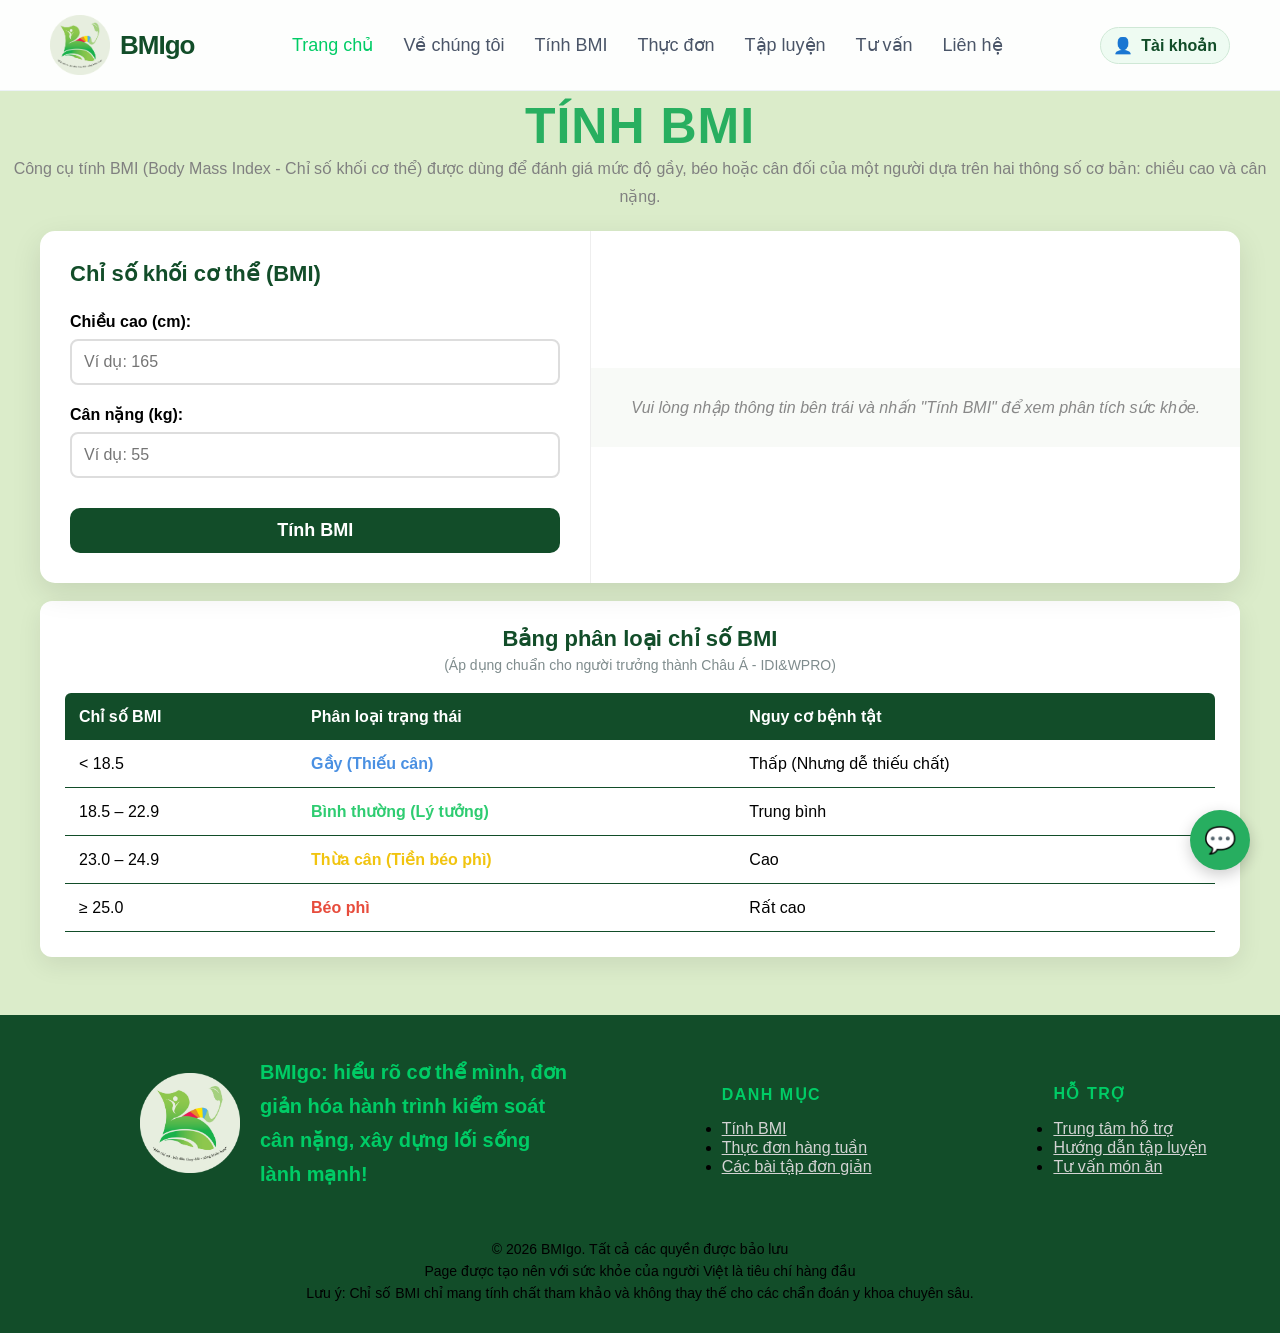
<file: BMI.html>
<!doctype html>
<html>
<head>
	<meta charset="utf-8">
    <meta name="viewport" content="width=device-width, initial-scale=1.0">
    <link rel="preconnect" href="https://fonts.googleapis.com">
    <link href="https://fonts.googleapis.com/css2?family=Poppins:wght@300;400;500;600;700&display=swap" rel="stylesheet">
	<title>Bmigo - Ứng dụng đếm calo bằng AI và lên kế hoạch ăn kiêng giảm cân hiệu quả</title>
	<script type="text/javascript" src="scripts/taitrang.js"></script>
	<script type="text/javascript" src="scripts/bmi.js"></script>
	<link href="styles/default.css" type="text/css" rel="stylesheet">
	<link href="styles/bmi.css" type="text/css" rel="stylesheet">
</head>
<body>
<div class="khung">	
<header class="navbar">
        <div class="container nav-container">
            <div class="logo">
                <img src="hinhanh/logo.png" width="60" height="60" alt=""/><a>BMIgo</a>
            </div>
            <button class="nav-toggle" type="button" aria-label="Mở menu" aria-expanded="false">
                <span></span>
                <span></span>
                <span></span>
            </button>
            <nav class="nav-links">
            <a href="index.html" class="active">Trang chủ</a>
			<a href="vechungtoi.html">Về chúng tôi</a>
            <a href="BMI.html">Tính BMI</a>
            <a href="thucdon.html">Thực đơn</a>
            <a href="tapluyen.html">Tập luyện</a>
			<a href="tuvan.html">Tư vấn</a>
			<a href="lienhe.html">Liên hệ</a>
	  </nav>
            <div class="nav-actions">
                <div class="user-nav">
                    <a href="dangky.html" class="user-nav__trigger" aria-expanded="false">
                        <span class="user-nav__icon">👤</span>
                        <span class="user-nav__label">Tài khoản</span>
                    </a>
                    <div class="user-nav__menu" hidden>
                        <button type="button" class="user-nav__btn--info">Thông tin</button>
                        <button type="button" class="user-nav__btn--logout">Đăng xuất</button>
                    </div>
                </div>
            </div>
        </div>
    </header>
	 <div class="BMIheader">
		 <h1 class="tinhbmi">Tính BMI</h1><br>
		 	<a class="info">Công cụ tính BMI (Body Mass Index - Chỉ số khối cơ thể) được dùng để đánh giá mức độ gầy, béo hoặc cân đối của một người dựa trên hai thông số cơ bản: chiều cao và cân nặng.</a>
	</div>
<div class="main-wrapper">

    <div class="input-side">
        <h2>Chỉ số khối cơ thể (BMI)</h2>
        
        <div class="input-group">
            <label for="height">Chiều cao (cm):</label>
            <input type="number" id="height" placeholder="Ví dụ: 165" min="50" max="250">
        </div>

        <div class="input-group">
            <label for="weight">Cân nặng (kg):</label>
            <input type="number" id="weight" placeholder="Ví dụ: 55" min="1" max="300">
        </div>

        <button class="calbtn" onclick="calculateBMI()">Tính BMI</button>
    </div>

    <div class="result-side">
        <div id="placeholder" class="placeholder-text" >
            <p>Vui lòng nhập thông tin bên trái và nhấn "Tính BMI" để xem phân tích sức khỏe.</p>
        </div>

        <div id="result" class="result-box">
            <div class="bmi-value">BMI của bạn: <span id="bmi-num">0</span></div>
            <div class="bmi-status">Trạng thái: <span id="bmi-text">-</span></div>
            
            <div class="advice-section">
                <h4>🥗 Chế độ ăn uống:</h4>
                <p id="diet-advice">-</p>
                <div class="view-more-wrapper">
                    <a id="dietViewMoreButton" class="view-more-btn hidden" href="#" data-target="thucdon.html">Xem thêm</a>
                </div>
                
                <h4>🏋️ Chế độ tập luyện:</h4>
                <p id="exercise-advice">-</p>
                <div class="view-more-wrapper">
                    <a id="viewMoreButton" class="view-more-btn hidden" href="#" data-target="tapluyen.html">Xem thêm</a>
                </div>
            </div>
        </div>
    </div>
</div>
<br>
<div class="tablecontainer">
    <h3>Bảng phân loại chỉ số BMI</h3>
    <p>(Áp dụng chuẩn cho người trưởng thành Châu Á - IDI&amp;WPRO)</p>
<table class="bmi-table">
        <thead>
            <tr>
                <th>Chỉ số BMI</th>
                <th>Phân loại trạng thái</th>
                <th>Nguy cơ bệnh tật</th>
            </tr>
        </thead>
        <tbody>
            <tr>
                <td>&lt; 18.5</td>
                <td class="status-underweight">Gầy (Thiếu cân)</td>
                <td>Thấp (Nhưng dễ thiếu chất)</td>
            </tr>
            <tr>
                <td>18.5 – 22.9</td>
                <td class="status-normal">Bình thường (Lý tưởng)</td>
                <td>Trung bình</td>
            </tr>
            <tr>
                <td>23.0 – 24.9</td>
                <td class="status-overweight">Thừa cân (Tiền béo phì)</td>
                <td>Cao</td>
            </tr>
            <tr>
                <td>&ge; 25.0</td>
                <td class="status-obese">Béo phì</td>
                <td>Rất cao</td>
            </tr>
        </tbody>
    </table>
</div>
<br>
<footer class="footer">
    <div class="footer-inner container">
      <div class="footer-col brand-col">
        <a class="logo footer-logo">
          <img src="hinhanh/logo.png" alt="BMIgo Logo" class="logo-img" width="100px" height="100px">
		 <p class="footer-about">BMIgo: hiểu rõ cơ thể mình, đơn giản hóa hành trình kiểm soát cân nặng, xây dựng lối sống lành mạnh!</p>
        </a>
      </div>
      <div class="footer-col">
        <h4 class="footer-heading">Danh mục</h4>
        <ul>
          <li><a href="BMI.html">Tính BMI</a></li>
          <li><a href="thucdon.html">Thực đơn hàng tuần</a></li>
          <li><a href="tapluyen.html">Các bài tập đơn giản</a></li>
        </ul>
      </div>

      <div class="footer-col">
        <h4 class="footer-heading">Hỗ trợ</h4>
        <ul>
          <li><a href="lienhe.html">Trung tâm hỗ trợ</a></li>
          <li><a href="tuvan.html">Hướng dẫn tập luyện</a></li>
          <li><a href="tuvan.html">Tư vấn món ăn</a></li>
        </ul>
      </div>
    </div>
    <div class="footer-bottom">
      <p>©  2026 BMIgo. Tất cả các quyền được bảo lưu</p>
      <p>Page được tạo nên với sức khỏe của người Việt là tiêu chí hàng đầu</p>
	  <p>Lưu ý: Chỉ số BMI chỉ mang tính chất tham khảo và không thay thế cho các chẩn đoán y khoa chuyên sâu.</p>
    </div>
	<button class="scrollToTopBtn" id="scrollToTopBtn" title="Lên đầu trang">^</button>
  </footer>

<div class="chat-badge" id="chatBadge" onclick="toggleChat()">💬</div>

    <div class="chat-window" id="chatWindow">
        <div class="chat-header">
            <span>Trợ Lý Sức Khỏe & BMI 🌿</span>
            <span class="close-btn" onclick="toggleChat()">×</span>
        </div>
        
        <div class="chat-messages" id="chatMessages">
            <div class="msg bot">
                Xin chào! Tôi có thể giúp gì cho hành trình kiểm soát cân nặng và sức khỏe của bạn hôm nay?
                <div class="chat-options">
                    <button class="opt-btn" onclick="selectOption('Tính chỉ số BMI')">📊 Tính BMI</button>
				<button class="opt-btn" onclick="selectOption('Mẹo tập luyện')">🏋️ Mẹo tập luyện</button>
                    <button class="opt-btn" onclick="selectOption('Mẹo kiểm soát cân nặng')">🥗 Mẹo kiểm soát cân nặng</button>
                    <button class="opt-btn" onclick="selectOption('Tại sao áp dụng mẹo không hiệu quả?')">❓ Mẹo không hiệu quả?</button>
                </div>
            </div>
        </div>
        
        <div class="chat-input-area">
            <input type="text" id="userInput" placeholder="Nhập câu hỏi của bạn..." onkeypress="handleKeyPress(event)">
            <button onclick="sendMessage()">➔</button>
        </div>
	</div>

<script src="scripts/user-nav.js"></script>
<script>
const scrollToTopBtn = document.getElementById("scrollToTopBtn");

// Lắng nghe sự kiện cuộn chuột của người dùng
window.onscroll = function() {
  scrollFunction();
};

function scrollFunction() {
  // Nếu cuộn xuống hơn 20px từ đỉnh trang
  if (document.body.scrollTop > 20 || document.documentElement.scrollTop > 20) {
    scrollToTopBtn.style.display = "block"; // Hiện nút
  } else {
    scrollToTopBtn.style.display = "none";  // Ẩn nút
  }
}

// Định nghĩa hành động khi bấm vào nút
scrollToTopBtn.addEventListener("click", function() {
  // Cuộn về vị trí x=0, y=0
  window.scrollTo({
    top: 0,
    behavior: "smooth" // Đảm bảo hiệu ứng trượt mượt mà
  });
});
</script>
</file>
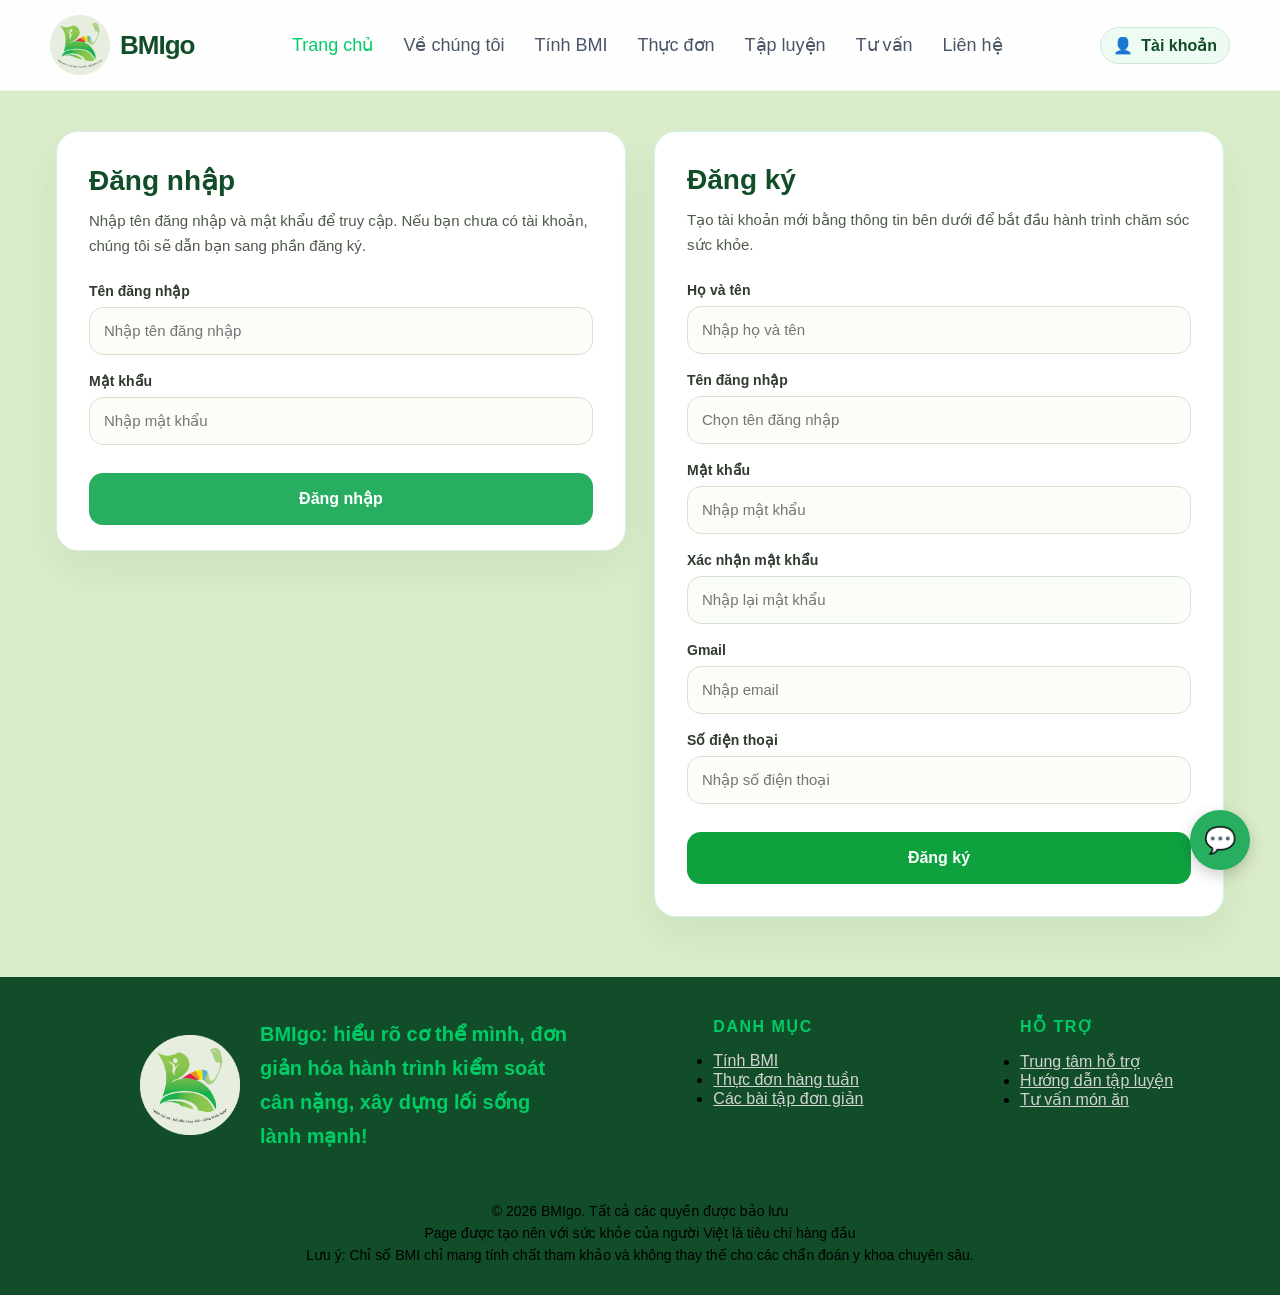
<file: dangky.html>
<!doctype html>
<html>
<head>
	<meta charset="utf-8">
    <meta name="viewport" content="width=device-width, initial-scale=1.0">
	
    <link rel="preconnect" href="https://fonts.googleapis.com">
    <link href="https://fonts.googleapis.com/css2?family=Poppins:wght@300;400;500;600;700&display=swap" rel="stylesheet">
	<title>Bmigo - Ứng dụng đếm calo bằng AI và lên kế hoạch ăn kiêng giảm cân hiệu quả</title>
	<script type="text/javascript" src="scripts/taitrang.js"></script>
	<link href="styles/default.css" type="text/css" rel="stylesheet">
	<link href="styles/dangky.css" type="text/css" rel="stylesheet">
</head>
<body>
<div class="khung">	
<header class="navbar">
        <div class="container nav-container">
            <div class="logo">
                <img src="hinhanh/logo.png" width="60" height="60" alt=""/><a>BMIgo</a>
            </div>
            <button class="nav-toggle" type="button" aria-label="Mở menu" aria-expanded="false">
                <span></span>
                <span></span>
                <span></span>
            </button>
            <nav class="nav-links">
            <a href="index.html" class="active">Trang chủ</a>
			<a href="vechungtoi.html">Về chúng tôi</a>
            <a href="BMI.html">Tính BMI</a>
            <a href="thucdon.html">Thực đơn</a>
            <a href="tapluyen.html">Tập luyện</a>
			<a href="tuvan.html">Tư vấn</a>
			<a href="lienhe.html">Liên hệ</a>
	  </nav>
            <div class="nav-actions">
                <div class="user-nav">
                    <a href="dangky.html" class="user-nav__trigger" aria-expanded="false">
                        <span class="user-nav__icon">👤</span>
                        <span class="user-nav__label">Tài khoản</span>
                    </a>
                    <div class="user-nav__menu" hidden>
                        <button type="button" class="user-nav__btn--info">Thông tin</button>
                        <button type="button" class="user-nav__btn--logout">Đăng xuất</button>
                    </div>
                </div>
            </div>
        </div>
    </header>

    <section class="auth-section">
        <div class="auth-panel container">
            <div class="auth-card auth-card--login">
                <h2 class="auth-title">Đăng nhập</h2>
                <p class="auth-description">Nhập tên đăng nhập và mật khẩu để truy cập. Nếu bạn chưa có tài khoản, chúng tôi sẽ dẫn bạn sang phần đăng ký.</p>
                <form id="loginForm" class="auth-form">
                    <div class="auth-field">
                        <label for="loginUsername">Tên đăng nhập</label>
                        <input type="text" id="loginUsername" name="loginUsername" placeholder="Nhập tên đăng nhập" autocomplete="username">
                    </div>
                    <div class="auth-field">
                        <label for="loginPassword">Mật khẩu</label>
                        <input type="password" id="loginPassword" name="loginPassword" placeholder="Nhập mật khẩu" autocomplete="current-password">
                    </div>
                    <div class="auth-actions">
                        <button type="submit" class="auth-button">Đăng nhập</button>
                    </div>
                </form>
            </div>
            <div class="auth-card auth-card--signup" id="signupCard">
                <h2 class="auth-title">Đăng ký</h2>
                <p class="auth-description">Tạo tài khoản mới bằng thông tin bên dưới để bắt đầu hành trình chăm sóc sức khỏe.</p>
                <form id="signupForm" class="auth-form">
                    <div class="form-grid">
                        <div class="auth-field">
                            <label for="fullName">Họ và tên</label>
                            <input type="text" id="fullName" name="fullName" placeholder="Nhập họ và tên">
                        </div>
                        <div class="auth-field">
                            <label for="signupUsername">Tên đăng nhập</label>
                            <input type="text" id="signupUsername" name="signupUsername" placeholder="Chọn tên đăng nhập">
                        </div>
                        <div class="auth-field">
                            <label for="signupPassword">Mật khẩu</label>
                            <input type="password" id="signupPassword" name="signupPassword" placeholder="Nhập mật khẩu">
                        </div>
                        <div class="auth-field">
                            <label for="confirmPassword">Xác nhận mật khẩu</label>
                            <input type="password" id="confirmPassword" name="confirmPassword" placeholder="Nhập lại mật khẩu">
                        </div>
                        <div class="auth-field">
                            <label for="email">Gmail</label>
                            <input type="email" id="email" name="email" placeholder="Nhập email">
                        </div>
                        <div class="auth-field">
                            <label for="phone">Số điện thoại</label>
                            <input type="tel" id="phone" name="phone" placeholder="Nhập số điện thoại">
                        </div>
                    </div>
                    <div class="auth-actions">
                        <button type="submit" class="auth-button auth-button--secondary">Đăng ký</button>
                    </div>
                </form>
            </div>
        </div>
    </section>

<footer class="footer">
    <div class="footer-inner container">
      <div class="footer-col brand-col">
        <a class="logo footer-logo">
          <img src="hinhanh/logo.png" alt="BMIgo Logo" class="logo-img" width="100px" height="100px">
		 <p class="footer-about">BMIgo: hiểu rõ cơ thể mình, đơn giản hóa hành trình kiểm soát cân nặng, xây dựng lối sống lành mạnh!</p>
        </a>
      </div>
      <div class="footer-col">
        <h4 class="footer-heading">Danh mục</h4>
        <ul>
          <li><a href="BMI.html">Tính BMI</a></li>
          <li><a href="thucdon.html">Thực đơn hàng tuần</a></li>
          <li><a href="tapluyen.html">Các bài tập đơn giản</a></li>
        </ul>
      </div>

      <div class="footer-col">
        <h4 class="footer-heading">Hỗ trợ</h4>
        <ul>
          <li><a href="lienhe.html">Trung tâm hỗ trợ</a></li>
          <li><a href="tuvan.html">Hướng dẫn tập luyện</a></li>
          <li><a href="tuvan.html">Tư vấn món ăn</a></li>
        </ul>
      </div>
    </div>
    <div class="footer-bottom">
      <p>©  2026 BMIgo. Tất cả các quyền được bảo lưu</p>
      <p>Page được tạo nên với sức khỏe của người Việt là tiêu chí hàng đầu</p>
	  <p>Lưu ý: Chỉ số BMI chỉ mang tính chất tham khảo và không thay thế cho các chẩn đoán y khoa chuyên sâu.</p>
    </div>
	<button class="scrollToTopBtn" id="scrollToTopBtn" title="Lên đầu trang">^</button>
  </footer>
</div>

<div class="chat-badge" id="chatBadge" onclick="toggleChat()">💬</div>

    <div class="chat-window" id="chatWindow">
        <div class="chat-header">
            <span>Trợ Lý Sức Khỏe & BMI 🌿</span>
            <span class="close-btn" onclick="toggleChat()">×</span>
        </div>
        
        <div class="chat-messages" id="chatMessages">
            <div class="msg bot">
                Xin chào! Tôi có thể giúp gì cho hành trình kiểm soát cân nặng và sức khỏe của bạn hôm nay?
                <div class="chat-options">
                    <button class="opt-btn" onclick="selectOption('Tính chỉ số BMI')">📊 Tính BMI</button>
					<button class="opt-btn" onclick="selectOption('Mẹo tập luyện')">🏋️ Mẹo tập luyện</button>
                    <button class="opt-btn" onclick="selectOption('Mẹo kiểm soát cân nặng')">🥗 Mẹo kiểm soát cân nặng</button>
                    <button class="opt-btn" onclick="selectOption('Tại sao áp dụng mẹo không hiệu quả?')">❓ Mẹo không hiệu quả?</button>
                </div>
            </div>
        </div>
        
        <div class="chat-input-area">
            <input type="text" id="userInput" placeholder="Nhập câu hỏi của bạn..." onkeypress="handleKeyPress(event)">
            <button onclick="sendMessage()">➔</button>
        </div>
	</div>
<script src="scripts/user-nav.js"></script>
<script>
// Lấy thẻ button theo ID
const scrollToTopBtn = document.getElementById("scrollToTopBtn");

// Lắng nghe sự kiện cuộn chuột của người dùng
window.onscroll = function() {
  scrollFunction();
};

function scrollFunction() {
  // Nếu cuộn xuống hơn 20px từ đỉnh trang
  if (document.body.scrollTop > 20 || document.documentElement.scrollTop > 20) {
    scrollToTopBtn.style.display = "block"; // Hiện nút
  } else {
    scrollToTopBtn.style.display = "none";  // Ẩn nút
  }
}

// Định nghĩa hành động khi bấm vào nút
scrollToTopBtn.addEventListener("click", function() {
  // Cuộn về vị trí x=0, y=0
  window.scrollTo({
    top: 0,
    behavior: "smooth" // Đảm bảo hiệu ứng trượt mượt mà
  });
});

const loginForm = document.getElementById('loginForm');
const signupForm = document.getElementById('signupForm');
const signupCard = document.getElementById('signupCard');
const loginCard = document.querySelector('.auth-card--login');

const storedAccount = localStorage.getItem('abdw_userAccount');
let accountData = storedAccount ? JSON.parse(storedAccount) : null;

function highlightCard(card) {
  card.classList.add('auth-card--highlight');
  setTimeout(() => card.classList.remove('auth-card--highlight'), 2200);
}

function scrollToCard(card) {
  card.scrollIntoView({ behavior: 'smooth', block: 'start' });
  highlightCard(card);
}

function saveAccount(data) {
  localStorage.setItem('abdw_userAccount', JSON.stringify(data));
}

function validateSignupFields(values) {
  const fieldOrder = ['fullName', 'signupUsername', 'signupPassword', 'confirmPassword', 'email', 'phone'];
  for (const fieldName of fieldOrder) {
    if (!values[fieldName]) {
      return { valid: false, field: fieldName };
    }
  }
  if (values.signupPassword.length < 8) {
    return { valid: false, field: 'signupPassword', message: 'Mật khẩu phải dài ít nhất 8 ký tự.' };
  }
  if (values.signupPassword !== values.confirmPassword) {
    return { valid: false, field: 'confirmPassword', message: 'Mật khẩu và xác nhận mật khẩu không trùng khớp.' };
  }
  return { valid: true };
}

function getFieldElement(fieldName) {
  return document.getElementById(fieldName);
}

function setFormValues(values) {
  Object.keys(values).forEach(key => {
    const input = document.getElementById(key);
    if (input) input.value = values[key];
  });
}

function clearSignupForm() {
  signupForm.reset();
}

function doLogin(username, password) {
  if (!accountData || username !== accountData.username || password !== accountData.password) {
    alert('Tên đăng nhập hoặc mật khẩu không đúng.');
    return false;
  }
  alert('Đăng nhập thành công!');
  loginCard.classList.add('auth-card--highlight');
  setTimeout(() => loginCard.classList.remove('auth-card--highlight'), 2200);
  window.dispatchEvent(new Event('useraccountchanged'));
  return true;
}

loginForm.addEventListener('submit', function(event) {
  event.preventDefault();

  const username = document.getElementById('loginUsername').value.trim();
  const password = document.getElementById('loginPassword').value.trim();

  if (!username || !password) {
    const confirmSignup = confirm('Bạn chưa có tài khoản đăng nhập! Bạn có muốn tạo tài khoản?');
    if (confirmSignup) {
      scrollToCard(signupCard);
    }
    return;
  }

  if (!accountData) {
    const confirmSignup = confirm('Bạn chưa có tài khoản đăng nhập! Bạn có muốn tạo tài khoản?');
    if (confirmSignup) {
      scrollToCard(signupCard);
    } else {
      alert('Vui lòng đăng ký trước khi đăng nhập.');
    }
    return;
  }

  if (!doLogin(username, password)) {
    const confirmSignup = confirm('Bạn chưa có tài khoản đăng nhập hoặc thông tin chưa đúng! Bạn có muốn tạo tài khoản?');
    if (confirmSignup) {
      scrollToCard(signupCard);
    }
  }
});

signupForm.addEventListener('submit', function(event) {
  event.preventDefault();

  const values = {
    fullName: document.getElementById('fullName').value.trim(),
    signupUsername: document.getElementById('signupUsername').value.trim(),
    signupPassword: document.getElementById('signupPassword').value,
    confirmPassword: document.getElementById('confirmPassword').value,
    email: document.getElementById('email').value.trim(),
    phone: document.getElementById('phone').value.trim(),
  };

  const validation = validateSignupFields(values);
  if (!validation.valid) {
    alert(validation.message || 'Bạn chưa điền đầy đủ thông tin đăng ký.');
    const firstField = getFieldElement(validation.field || 'fullName');
    if (firstField) {
      firstField.focus();
    }
    return;
  }

  const newAccount = {
    fullName: values.fullName,
    username: values.signupUsername,
    password: values.signupPassword,
    email: values.email,
    phone: values.phone,
  };

  saveAccount(newAccount);
  accountData = newAccount;
  window.dispatchEvent(new Event('useraccountchanged'));
  alert('Đăng ký thành công!');

  const loginNow = confirm('Bạn đã đăng ký thành công. Bạn có muốn đăng nhập luôn không?');
  setFormValues({ loginUsername: newAccount.username, loginPassword: newAccount.password });

  if (loginNow) {
    doLogin(newAccount.username, newAccount.password);
  } else {
    scrollToCard(loginCard);
  }
});
</script>
</body>
</html>
</file>
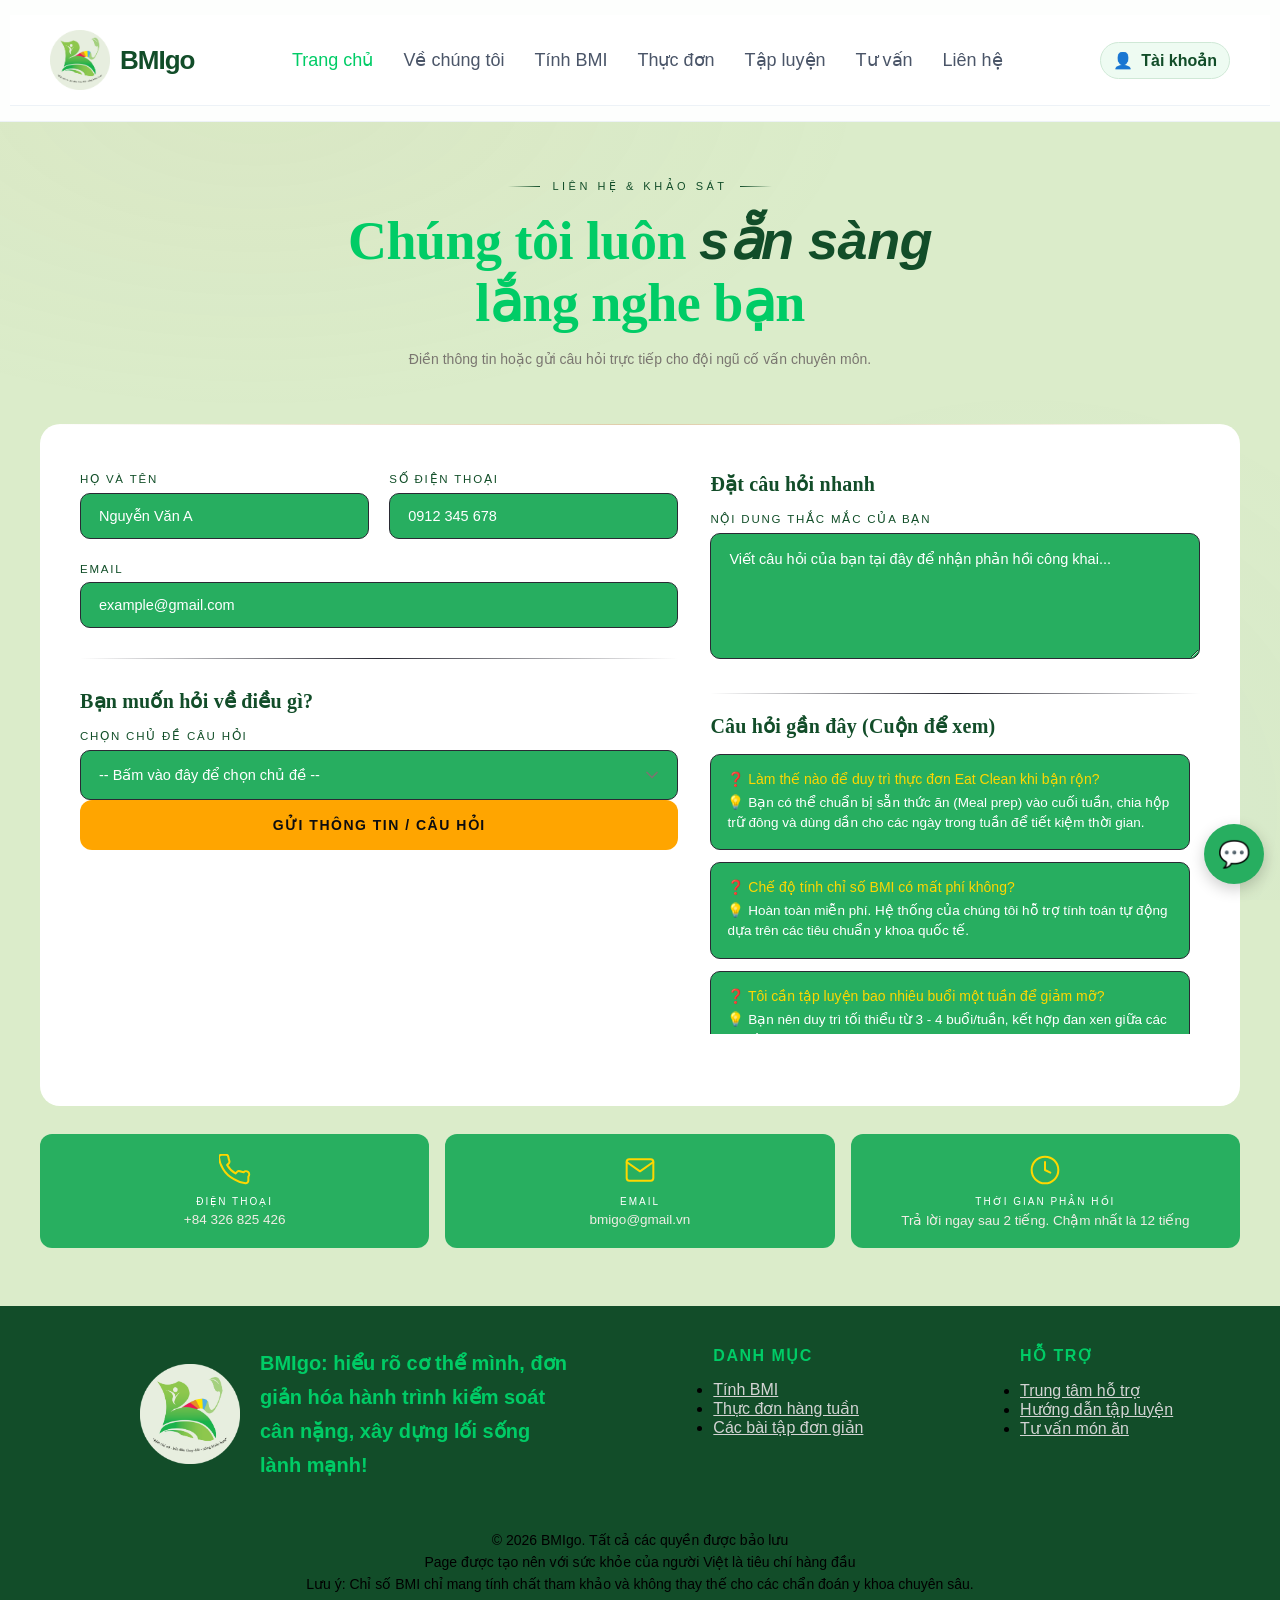
<file: lienhe.html>
<!doctype html>
<html>
<head>
	<meta charset="utf-8">
    <meta name="viewport" content="width=device-width, initial-scale=1.0">
    <title>Green BMI Care</title>
    <link rel="preconnect" href="https://fonts.googleapis.com">
    <link href="https://fonts.googleapis.com/css2?family=Poppins:wght@300;400;500;600;700&display=swap" rel="stylesheet">   
	<title>Bmigo - Ứng dụng đếm calo bằng AI và lên kế hoạch ăn kiêng giảm cân hiệu quả</title>
	<script type="text/javascript" src="scripts/taitrang.js"></script>
	<link href="styles/default.css" type="text/css" rel="stylesheet">
	<link href="styles/lienhe.css" type="text/css" rel="stylesheet">
</head>
<body>
	<header class="navbar">
        <header class="navbar">
        <div class="container nav-container">
            <div class="logo">
                <img src="hinhanh/logo.png" width="60" height="60" alt=""/><a>BMIgo</a>
            </div>
            <button class="nav-toggle" type="button" aria-label="Mở menu" aria-expanded="false">
                <span></span>
                <span></span>
                <span></span>
            </button>
            <nav class="nav-links">
            <a href="index.html" class="active">Trang chủ</a>
			<a href="vechungtoi.html">Về chúng tôi</a>
            <a href="BMI.html">Tính BMI</a>
            <a href="thucdon.html">Thực đơn</a>
            <a href="tapluyen.html">Tập luyện</a>
			<a href="tuvan.html">Tư vấn</a>
			<a href="lienhe.html">Liên hệ</a>
	  </nav>
            <div class="nav-actions">
                <div class="user-nav">
                    <a href="dangky.html" class="user-nav__trigger" aria-expanded="false">
                        <span class="user-nav__icon">👤</span>
                        <span class="user-nav__label">Tài khoản</span>
                    </a>
                    <div class="user-nav__menu" hidden>
                        <button type="button" class="user-nav__btn--info">Thông tin</button>
                        <button type="button" class="user-nav__btn--logout">Đăng xuất</button>
                    </div>
                </div>
            </div>
        </div>
    </header>
    </header>
<br>
<div class="big-wrap">
<div class="page-wrap">

  <div class="page-header">
    <div class="eyebrow">Liên Hệ & Khảo Sát</div>
    <h1 class="page-title">Chúng tôi luôn <span>sẵn sàng</span><br>lắng nghe bạn</h1>
    <p class="page-sub">Điền thông tin hoặc gửi câu hỏi trực tiếp cho đội ngũ cố vấn chuyên môn.</p>
  </div>

  <div class="main-layout">
    
    <div class="card1">
      <div class="card1-grid">
        <div class="card1-col card1-col-left">
          <form id="contactForm" autocomplete="off">
            <div class="form-row">
              <div class="field-group">
                <label for="fullname">Họ và Tên</label>
                <input class="placeholder" type="text" id="fullname" name="fullname" placeholder="Nguyễn Văn A" required />
              </div>
              <div class="field-group">
                <label for="phone">Số Điện thoại</label>
                <input class="placeholder" type="tel" id="phone" name="phone" placeholder="0912 345 678" required />
              </div>
            </div>

            <div class="field-group">
              <label for="email">Email</label>
              <input class="placeholder" type="email" id="email" name="email" placeholder="example@gmail.com" required />
            </div>

            <hr class="divider"/>

            <div class="section-label">Bạn muốn hỏi về điều gì?</div>

            <div class="field-group" style="margin-bottom:0;">
              <label>Chọn chủ đề câu hỏi</label>
              <div class="select-wrapper" id="selectWrapper">
                <div class="custom-select" id="customSelect" tabindex="0" role="combobox" aria-expanded="false">
                  <span id="selectDisplay" class="placeholder">-- Bấm vào đây để chọn chủ đề --</span>
                </div>
                <div class="arrow-icon" id="arrowIcon">
                  <svg viewBox="0 0 24 24" fill="none" stroke-width="2" stroke-linecap="round" stroke-linejoin="round">
                    <polyline points="6 9 12 15 18 9"/>
                  </svg>
                </div>

                <div class="dropdown-list" id="dropdownList" role="listbox">
                  <div class="dropdown-item" data-value="gia" role="option"><span class="item-dot"></span>Hỏi về các bài tập luyện</div>
                  <div class="dropdown-item" data-value="sanpham" role="option"><span class="item-dot"></span>Hỏi về thực đơn</div>
                  <div class="dropdown-item" data-value="hotro" role="option"><span class="item-dot"></span>Cần hỗ trợ kỹ thuật</div>
                  <div class="dropdown-item" data-value="hopTac" role="option"><span class="item-dot"></span>Đề xuất hợp tác / đối tác</div>
                  <div class="dropdown-item other-option" data-value="other" role="option"><span class="item-dot"></span>Khác (tự nhập câu hỏi)</div>
                </div>
              </div>
            </div>

            <div class="custom-question-wrap" id="customQuestionWrap">
              <label for="customQuestion" style="display:block; font-size:11.5px; font-weight:500; letter-spacing:1.8px; text-transform:uppercase; color:var(--muted); margin-bottom:7px;">Câu hỏi của bạn</label>
              <textarea id="customQuestion" name="customQuestion" rows="4" placeholder="Nhập câu hỏi cụ thể tại đây..."></textarea>
            </div>

            <button type="button" class="btn-submit" id="unifiedSubmitBtn">Gửi thông tin / câu hỏi</button>
            <div class="success-toast" id="successToast">Đã gửi thành công! Chúng tôi sẽ liên hệ bạn sớm nhất có thể.</div>
          </form>
        </div>

        <div class="card1-col card1-col-right">
          <div class="section-label">Đặt câu hỏi nhanh</div>
          
          <form id="quickQuestionForm" autocomplete="off" style="display: flex; flex-direction: column; flex-grow: 1;">
            <div class="field-group">
              <label for="quickQuestionText">Nội dung thắc mắc của bạn</label>
              <textarea class="placeholder" id="quickQuestionText" name="quickQuestionText" rows="4" placeholder="Viết câu hỏi của bạn tại đây để nhận phản hồi công khai..."></textarea>
            </div>
          </form>

          <hr class="divider" style="margin: 10px 0 20px 0;"/>

          <div class="section-label">Câu hỏi gần đây (Cuộn để xem)</div>
          
          <div class="qa-scroll-container" id="qaContainer">
            <div class="qa-item">
              <div class="qa-question">❓ Làm thế nào để duy trì thực đơn Eat Clean khi bận rộn?</div>
              <div class="qa-answer">💡 Bạn có thể chuẩn bị sẵn thức ăn (Meal prep) vào cuối tuần, chia hộp trữ đông và dùng dần cho các ngày trong tuần để tiết kiệm thời gian.</div>
            </div>
            <div class="qa-item">
              <div class="qa-question">❓ Chế độ tính chỉ số BMI có mất phí không?</div>
              <div class="qa-answer">💡 Hoàn toàn miễn phí. Hệ thống của chúng tôi hỗ trợ tính toán tự động dựa trên các tiêu chuẩn y khoa quốc tế.</div>
            </div>
            <div class="qa-item">
              <div class="qa-question">❓ Tôi cần tập luyện bao nhiêu buổi một tuần để giảm mỡ?</div>
              <div class="qa-answer">💡 Bạn nên duy trì tối thiểu từ 3 - 4 buổi/tuần, kết hợp đan xen giữa các bài tập Cardio và Kháng lực.</div>
            </div>
          </div>
        </div>
      </div>
    </div>

  </div>

  <div class="contact-meta">
    <div class="meta-item">
      <div class="meta-icon">
        <svg viewBox="0 0 24 24" fill="none" stroke-width="1.5" stroke-linecap="round" stroke-linejoin="round">
          <path d="M22 16.92v3a2 2 0 01-2.18 2 19.79 19.79 0 01-8.63-3.07A19.5 19.5 0 013.07 11.3a19.79 19.79 0 01-3.07-8.67A2 2 0 012 .5h3a2 2 0 012 1.72c.127.96.361 1.903.7 2.81a2 2 0 01-.45 2.11L6.09 8.29a16 16 0 006.29 6.29l1.17-1.17a2 2 0 012.11-.45c.907.339 1.85.573 2.81.7A2 2 0 0122 16.92z"/>
        </svg>
      </div>
      <div class="meta-title">Điện thoại</div>
      <div class="meta-value">+84 326 825 426</div>
    </div>
    <div class="meta-item">
      <div class="meta-icon">
        <svg viewBox="0 0 24 24" fill="none" stroke-width="1.5" stroke-linecap="round" stroke-linejoin="round">
          <path d="M4 4h16c1.1 0 2 .9 2 2v12c0 1.1-.9 2-2 2H4c-1.1 0-2-.9-2-2V6c0-1.1.9-2 2-2z"/>
          <polyline points="22,6 12,13 2,6"/>
        </svg>
      </div>
      <div class="meta-title">Email</div>
      <div class="meta-value">bmigo@gmail.vn</div>
    </div>
    <div class="meta-item">
      <div class="meta-icon">
        <svg viewBox="0 0 24 24" fill="none" stroke-width="1.5" stroke-linecap="round" stroke-linejoin="round">
          <circle cx="12" cy="12" r="10"/>
          <polyline points="12 6 12 12 16 14"/>
        </svg>
      </div>
      <div class="meta-title">THỜI GIAN PHẢN HỒI</div>
      <div class="meta-value">Trả lời ngay sau 2 tiếng. Chậm nhất là 12 tiếng</div>
    </div>
  </div>

</div>
</div>
<script src="scripts/user-nav.js"></script>
<script>
  // Script xử lý form liên hệ cũ
  const selectEl    = document.getElementById('customSelect');
  const displayEl   = document.getElementById('selectDisplay');
  const dropdown    = document.getElementById('dropdownList');
  const wrapper     = document.getElementById('selectWrapper');
  const customWrap  = document.getElementById('customQuestionWrap');
  const customTA    = document.getElementById('customQuestion');
  const form        = document.getElementById('contactForm');
  const unifiedBtn  = document.getElementById('unifiedSubmitBtn');
  const toast       = document.getElementById('successToast');
  const quickInput  = document.getElementById('quickQuestionText');

  let selectedValue = null;
  let isOpen = false;

  function openDropdown() {
    isOpen = true;
    dropdown.classList.add('show');
    selectEl.classList.add('open');
    wrapper.classList.add('open-wrapper');
  }

  function closeDropdown() {
    isOpen = false;
    dropdown.classList.remove('show');
    selectEl.classList.remove('open');
    wrapper.classList.remove('open-wrapper');
  }

  selectEl.addEventListener('click', () => { isOpen ? closeDropdown() : openDropdown(); });

  document.querySelectorAll('.dropdown-item').forEach(item => {
    item.addEventListener('click', () => {
      const val = item.getAttribute('data-value');
      const text = item.textContent.trim();
      document.querySelectorAll('.dropdown-item').forEach(i => i.classList.remove('active'));
      item.classList.add('active');
      selectedValue = val;
      displayEl.textContent = text;
      displayEl.classList.remove('placeholder');
      closeDropdown();

      if (val === 'other') {
        customWrap.classList.add('visible');
        setTimeout(() => customTA.focus(), 350);
      } else {
        customWrap.classList.remove('visible');
        customTA.value = '';
      }
    });
  });

  document.addEventListener('click', (e) => { if (!wrapper.contains(e.target)) closeDropdown(); });

  unifiedBtn.addEventListener('click', () => {
    const fullname = document.getElementById('fullname').value.trim();
    const phone = document.getElementById('phone').value.trim();
    const email = document.getElementById('email').value.trim();
    const questionText = quickInput.value.trim();
    const contactHasData = fullname || phone || email || selectedValue;
    const quickHasData = questionText.length > 0;

    if (!contactHasData && !quickHasData) {
      unifiedBtn.classList.add('shake');
      setTimeout(() => unifiedBtn.classList.remove('shake'), 300);
      return;
    }

    if (contactHasData) {
      if (!fullname || !phone || !email) {
        unifiedBtn.textContent = 'Thiếu thông tin...';
        setTimeout(() => unifiedBtn.textContent = 'Gửi thông tin / câu hỏi', 2000);
        return;
      }

      if (!selectedValue) {
        selectEl.style.borderColor = 'var(--error)';
        setTimeout(() => selectEl.style.borderColor = '', 2000);
        return;
      }
    }

    unifiedBtn.textContent = 'Đang gửi...';
    unifiedBtn.classList.add('loading');

    setTimeout(() => {
      toast.classList.add('show');

      if (contactHasData) {
        form.reset();
        displayEl.textContent = '-- Bấm vào đây để chọn chủ đề --';
        displayEl.className = 'placeholder';
        document.querySelectorAll('.dropdown-item').forEach(i => i.classList.remove('active'));
        customWrap.classList.remove('visible');
        selectedValue = null;
      }

      if (quickHasData) {
        const newItem = document.createElement('div');
        newItem.className = 'qa-item';
        newItem.style.animation = 'fadeUp 0.5s ease both';
        newItem.innerHTML = `
          <div class="qa-question">❓ ${questionText}</div>
          <div class="qa-answer" style="color: var(--gold);">✨ Đội ngũ chuyên gia đang tiếp nhận dữ liệu và sẽ trả lời bạn tại đây.</div>
        `;
        qaContainer.insertBefore(newItem, qaContainer.firstChild);
        quickInput.value = '';
        qaContainer.scrollTop = 0;
      }

      setTimeout(() => {
        unifiedBtn.textContent = 'Gửi thông tin / câu hỏi';
        unifiedBtn.classList.remove('loading');
        toast.classList.remove('show');
      }, 3000);
    }, 1400);
  });

  const qaContainer = document.getElementById('qaContainer');
</script>
<br>
<footer class="footer">
    <div class="footer-inner container">
      <div class="footer-col brand-col">
        <a class="logo footer-logo">
          <img src="hinhanh/logo.png" alt="BMIgo Logo" class="logo-img" width="100px" height="100px">
		 <p class="footer-about">BMIgo: hiểu rõ cơ thể mình, đơn giản hóa hành trình kiểm soát cân nặng, xây dựng lối sống lành mạnh!</p>
        </a>
      </div>
      <div class="footer-col">
        <h4 class="footer-heading">Danh mục</h4>
        <ul>
          <li><a href="BMI.html">Tính BMI</a></li>
          <li><a href="thucdon.html">Thực đơn hàng tuần</a></li>
          <li><a href="tapluyen.html">Các bài tập đơn giản</a></li>
        </ul>
      </div>

      <div class="footer-col">
        <h4 class="footer-heading">Hỗ trợ</h4>
        <ul>
          <li><a href="lienhe.html">Trung tâm hỗ trợ</a></li>
          <li><a href="tuvan.html">Hướng dẫn tập luyện</a></li>
          <li><a href="tuvan.html">Tư vấn món ăn</a></li>
        </ul>
      </div>
    </div>
    <div class="footer-bottom">
      <p>©  2026 BMIgo. Tất cả các quyền được bảo lưu</p>
      <p>Page được tạo nên với sức khỏe của người Việt là tiêu chí hàng đầu</p>
	  <p>Lưu ý: Chỉ số BMI chỉ mang tính chất tham khảo và không thay thế cho các chẩn đoán y khoa chuyên sâu.</p>
    </div>
	<button class="scrollToTopBtn" id="scrollToTopBtn" title="Lên đầu trang">^</button>
  </footer>
<body>
<div class="chat-badge" id="chatBadge" onclick="toggleChat()">💬</div>

    <div class="chat-window" id="chatWindow">
        <div class="chat-header">
            <span>Trợ Lý Sức Khỏe & BMI 🌿</span>
            <span class="close-btn" onclick="toggleChat()">×</span>
        </div>
        
        <div class="chat-messages" id="chatMessages">
            <div class="msg bot">
                Xin chào! Tôi có thể giúp gì cho hành trình kiểm soát cân nặng và sức khỏe của bạn hôm nay?
                <div class="chat-options">
                    <button class="opt-btn" onclick="selectOption('Tính chỉ số BMI')">📊 Tính BMI</button>
					<button class="opt-btn" onclick="selectOption('Mẹo tập luyện')">🏋️ Mẹo tập luyện</button>
                    <button class="opt-btn" onclick="selectOption('Mẹo kiểm soát cân nặng')">🥗 Mẹo kiểm soát cân nặng</button>
                    <button class="opt-btn" onclick="selectOption('Tại sao áp dụng mẹo không hiệu quả?')">❓ Mẹo không hiệu quả?</button>
                </div>
            </div>
        </div>
        
        <div class="chat-input-area">
            <input type="text" id="userInput" placeholder="Nhập câu hỏi của bạn..." onkeypress="handleKeyPress(event)">
            <button onclick="sendMessage()">➔</button>
        </div>
	</div>
<script>
        let bmiStep = 0; 
        let userWeight = 0;
        let userHeight = 0;

        function toggleChat() {
            const chatWindow = document.getElementById('chatWindow');
            chatWindow.style.display = (chatWindow.style.display === 'none' || chatWindow.style.display === '') ? 'flex' : 'none';
            scrollToBottom();
        }

        function handleKeyPress(e) {
            if (e.key === 'Enter') sendMessage();
        }

        function sendMessage() {
            const input = document.getElementById('userInput');
            const text = input.value.trim();
            if (!text) return;

            appendMessage(text, 'user');
            input.value = '';

            setTimeout(() => { processBotResponse(text); }, 600);
        }

        function selectOption(optionText) {
            appendMessage(optionText, 'user');
            setTimeout(() => { processBotResponse(optionText); }, 500);
        }

        function appendMessage(text, sender) {
            const messagesContainer = document.getElementById('chatMessages');
            const msgDiv = document.createElement('div');
            msgDiv.classList.add('msg', sender);
            msgDiv.innerHTML = text; 
            messagesContainer.appendChild(msgDiv);
            scrollToBottom();
        }

        function scrollToBottom() {
            const messagesContainer = document.getElementById('chatMessages');
            messagesContainer.scrollTop = messagesContainer.scrollHeight;
        }

        // HỆ THỐNG XỬ LÝ PHẢN HỒI THÔNG MINH
        function processBotResponse(userInput) {
            const lowerInput = userInput.toLowerCase();

            // 1. PHẢN HỒI KHI NGƯỜI DÙNG PHÀN NÀN (Mẹo không hiệu quả / Tập mãi không giảm...)
            if (
                lowerInput.includes('không hiệu quả') || 
                lowerInput.includes('ko hiệu quả') || 
                lowerInput.includes('không có tác dụng') || 
                lowerInput.includes('áp dụng mãi không') || 
                lowerInput.includes('tại sao sử dụng mẹo') || 
                lowerInput.includes('tập mãi không') || 
                lowerInput.includes('vẫn béo') || 
                lowerInput.includes('vẫn gầy')
            ) {
                const response = `❤️ Tôi rất tiếc khi nghe điều này và hiểu sự thất vọng của bạn. Cơ địa, trạng thái cơ bắp và tốc độ chuyển hóa của mỗi người hoàn toàn khác nhau. Một bài tập hay chế độ ăn đại trà đôi khi không thể kích hoạt cơ thể bạn hiệu quả.<br><br>
                Để tránh lãng phí thời gian cũng như hạn chế chấn thương, <b>tôi đề xuất bạn nên thảo luận trực tiếp với Đội ngũ HLV / Nhân viên y tế của chúng tôi</b> để được kiểm tra chuyên sâu và thiết kế lộ trình riêng.<br><br>
                👇 Bạn hãy bấm nút bên dưới để kết nối ngay nhé: <br>
                <a href="https://zalo.me/your-link" target="_blank" class="contact-btn">📞 Gặp Nhân Viên Tư Vấn (Miễn Phí)</a>`;
                
                appendMessage(response, "bot");
                showGeneralMenu();
                return;
            }

            // 2. MẸO TẬP LUYỆN
            if (lowerInput.includes('tập luyện') || lowerInput.includes('bài tập') || lowerInput.includes('thể dục') || lowerInput.includes('tập gym')) {
                const response = `🏋️ <b>Mẹo tập luyện tối ưu hóa vóc dáng:</b><br><br>
                🔥 <b>Nếu mục tiêu là Giảm mỡ:</b> Hãy kết hợp 70% các bài tập <i>Cardio/HIIT</i> (chạy bộ, nhảy dây, đạp xe) để đốt calo nhanh và 30% bài tập tạ để giữ cơ, tránh nhão da.<br><br>
                💪 <b>Nếu mục tiêu là Tăng cân/Tăng cơ:</b> Tập trung vào các bài tập <i>Kháng lực</i> (Squat, Push-up, tập tạ nâng dần khối lượng) kết hợp nghỉ ngơi 48 tiếng giữa các nhóm cơ để cơ bắp có thời gian phát triển.<br><br>
                ⏱️ <b>Thời gian lý tưởng:</b> Duy trì tối thiểu 3-4 buổi/tuần, mỗi buổi từ 45 - 60 phút. Đừng quên khởi động kỹ 5-10 phút trước khi tập!`;
                
                appendMessage(response, "bot");
                showGeneralMenu();
                return;
            }

            // 3. XỬ LÝ KỊCH BẢN TÍNH BMI TỪNG BƯỚC (ĐÃ BỎ ĐỂ CHUYỂN TRANG NHƯNG GIỮ NGUYÊN BIẾN TRÁNH LỖI)
            if (bmiStep === 1) {
                bmiStep = 0;
                return;
            } 
            
            if (bmiStep === 2) {
                bmiStep = 0;
                return;
            }

            // 4. XỬ LÝ CÁC TỪ KHÓA KHÁC
            // Thay đổi hành động khi nhắn chữ "bmi" hoặc "tính" -> Trả ra ô bấm chuyển trang
            if (lowerInput.includes('bmi') || lowerInput.includes('tính')) {
                const response = `📊 Để tính toán chỉ số BMI một cách chính xác nhất và xem biểu đồ phân tích, bạn vui lòng sử dụng công cụ chuyên sâu tại trang riêng của chúng tôi nhé.<br><br>
                👇 Hãy nhấn vào nút bên dưới để chuyển hướng:<br>
                <a href="duong-dan-trang-tinh-bmi-cua-ban.html" target="_blank" class="contact-btn"">📊 Đi Đến Trang Tính BMI</a>`;
                
                appendMessage(response, "bot");
                showGeneralMenu();
            } else if (lowerInput.includes('dinh dưỡng') || lowerInput.includes('ăn') || lowerInput.includes('giảm cân') || lowerInput.includes('tăng cân')) {
                appendMessage("🥗 <b>Mẹo dinh dưỡng cốt lõi:</b><br>1. Giảm cân: Hãy tạo thâm hụt calo (calo nạp < calo tiêu thụ). Ăn nhiều protein và rau xanh.<br>2. Tăng cân: Ăn dư thừa calo, chia nhỏ thành 5-6 bữa một ngày.<br>3. Hãy uống tối thiểu 2 lít nước mỗi ngày để hỗ trợ trao đổi chất.", "bot");
                showGeneralMenu();
			} else if (lowerInput.includes('mẹo') || lowerInput.includes('giảm cân') || lowerInput.includes('tăng cân')) {
                appendMessage("🥗 <b>Mẹo cốt lõi:</b><br>1. Kiểm soát calo nạp vào so với calo tiêu thụ.<br>2. Ngủ đủ giấc từ 7-8 tiếng để hormone cân bằng.<br>3. Uống đủ nước.<br><i>Nếu đã thử những điều này mà cân nặng không đổi, hãy cho tôi biết!</i>", "bot");
                showGeneralMenu();
            } else if (lowerInput.includes('chào') || lowerInput.includes('hi')) {
                appendMessage("Xin chào! Tôi có thể hỗ trợ gì về chỉ số cơ thể, mẹo dinh dưỡng hay bài tập tập luyện hôm nay?", "bot");
                showGeneralMenu();
            } else {
                appendMessage("Tôi chưa hiểu rõ câu hỏi này. Bạn vui lòng chọn các tính năng hỗ trợ có sẵn bên dưới nhé!", "bot");
                showGeneralMenu();
            }
        }

        // MENU GỢI Ý CHUNG XUẤT HIỆN Ở CUỐI
        function showGeneralMenu() {
            setTimeout(() => {
                // Sửa nút Tính BMI trong menu gợi ý thành mở trực tiếp link sang trang mới
                const menuHtml = `<div class="chat-options">
                    <a href="duong-dan-trang-tinh-bmi-cua-ban.html" target="_blank" class="opt-btn" style="display: inline-block; text-decoration: none; text-align: center;">📊 Tính BMI</a>
                    <button class="opt-btn" onclick="selectOption('Mẹo tập luyện')">🏋️ Mẹo tập luyện</button>
					<button class="opt-btn" onclick="selectOption('Mẹo kiểm soát cân nặng')">🥗 Mẹo kiểm soát cân nặng</button>
                    <button class="opt-btn" onclick="selectOption('Tại sao áp dụng không hiệu quả?')">❓Mẹo không hiệu quả?</button>
                </div>`;
                const messagesContainer = document.getElementById('chatMessages');
                
                const menuDiv = document.createElement('div');
                menuDiv.style.alignSelf = "flex-start";
                menuDiv.innerHTML = menuHtml;
                messagesContainer.appendChild(menuDiv);
                scrollToBottom();
            }, 1000);
        }
</script>
<script>
// Lấy thẻ button theo ID
const scrollToTopBtn = document.getElementById("scrollToTopBtn");

// Lắng nghe sự kiện cuộn chuột của người dùng
window.onscroll = function() {
  scrollFunction();
};

function scrollFunction() {
  // Nếu cuộn xuống hơn 20px từ đỉnh trang
  if (document.body.scrollTop > 20 || document.documentElement.scrollTop > 20) {
    scrollToTopBtn.style.display = "block"; // Hiện nút
  } else {
    scrollToTopBtn.style.display = "none";  // Ẩn nút
  }
}

// Định nghĩa hành động khi bấm vào nút
scrollToTopBtn.addEventListener("click", function() {
  // Cuộn về vị trí x=0, y=0
  window.scrollTo({
    top: 0,
    behavior: "smooth" // Đảm bảo hiệu ứng trượt mượt mà
  });
});	
</script>
</body>
</body>
</html>
</file>
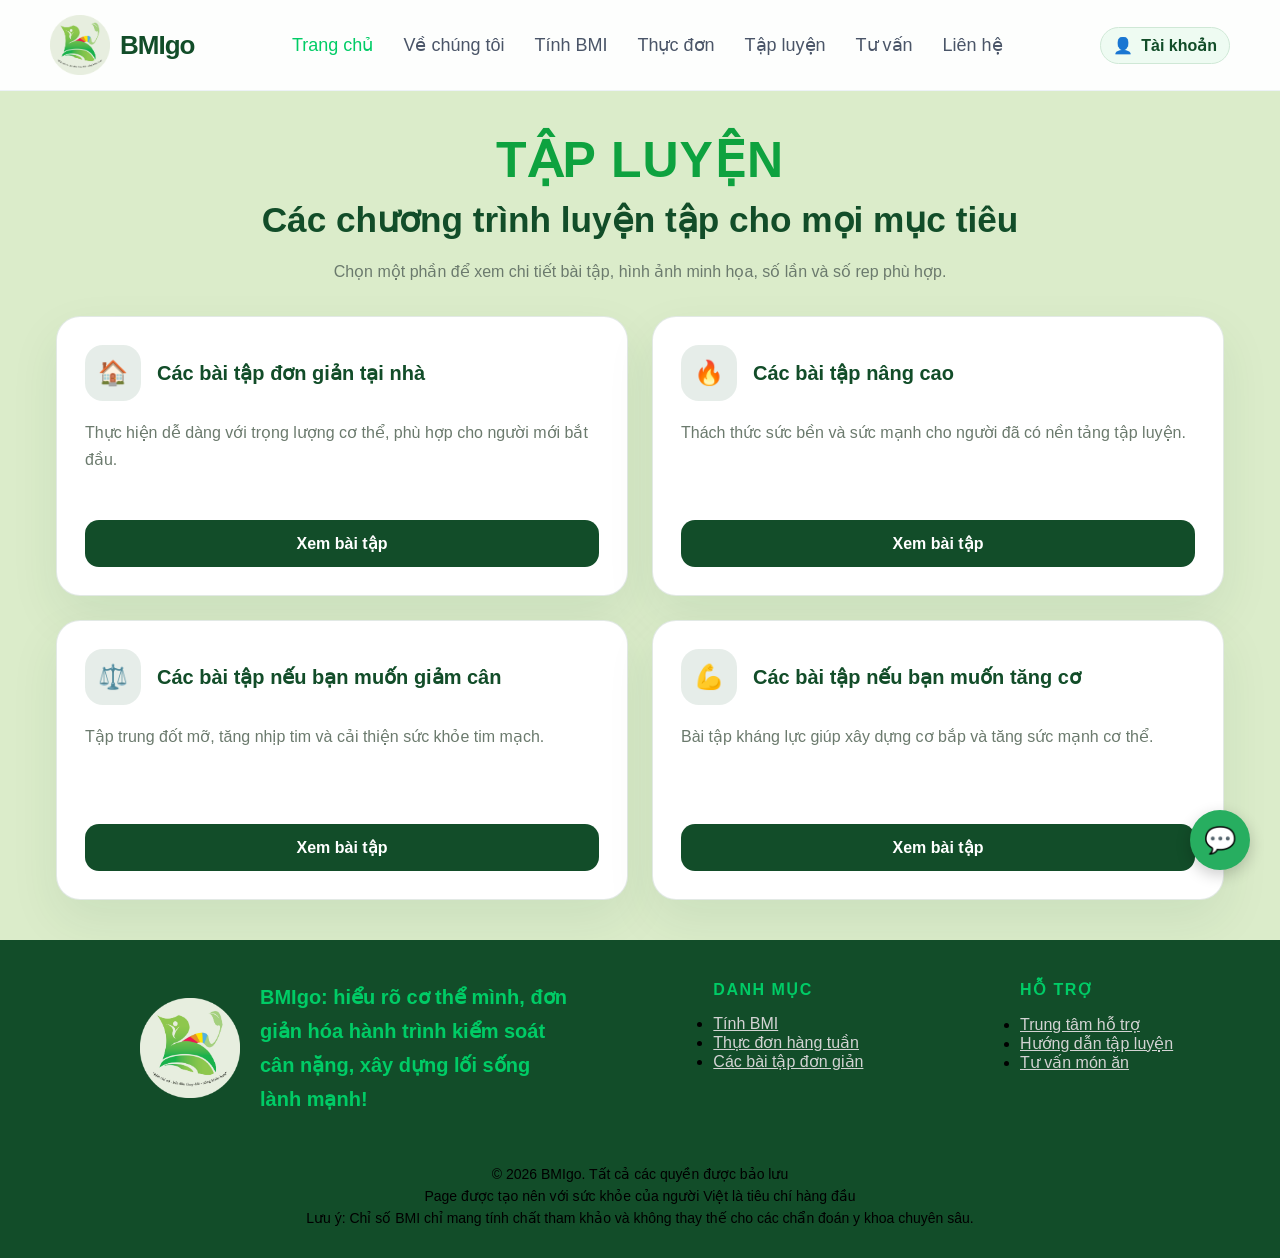
<file: tapluyen.html>
<!doctype html>
<html>
<head>
    <meta charset="utf-8">
    <meta name="viewport" content="width=device-width, initial-scale=1.0">
    <link rel="preconnect" href="https://fonts.googleapis.com">
    <link href="https://fonts.googleapis.com/css2?family=Poppins:wght@300;400;500;600;700&display=swap" rel="stylesheet">
    <title>Bmigo - Ứng dụng đếm calo bằng AI và lên kế hoạch ăn kiêng giảm cân hiệu quả</title>
	<script type="text/javascript" src="scripts/taitrang.js"></script>
	<script type="text/javascript" src="scripts/tapluyen.js"></script>
    <link href="styles/default.css" type="text/css" rel="stylesheet">
    <link href="styles/tapluyen.css" type="text/css" rel="stylesheet">
</head>
<body>
<div class="khung">
    <div class="page-wrapper">
        <header class="navbar">
        <div class="container nav-container">
            <div class="logo">
                <img src="hinhanh/logo.png" width="60" height="60" alt=""/><a>BMIgo</a>
            </div>
            <button class="nav-toggle" type="button" aria-label="Mở menu" aria-expanded="false">
                <span></span>
                <span></span>
                <span></span>
            </button>
            <nav class="nav-links">
            <a href="index.html" class="active">Trang chủ</a>
			<a href="vechungtoi.html">Về chúng tôi</a>
            <a href="BMI.html">Tính BMI</a>
            <a href="thucdon.html">Thực đơn</a>
            <a href="tapluyen.html">Tập luyện</a>
			<a href="tuvan.html">Tư vấn</a>
			<a href="lienhe.html">Liên hệ</a>
	  </nav>
            <div class="nav-actions">
                <div class="user-nav">
                    <a href="dangky.html" class="user-nav__trigger" aria-expanded="false">
                        <span class="user-nav__icon">👤</span>
                        <span class="user-nav__label">Tài khoản</span>
                    </a>
                    <div class="user-nav__menu" hidden>
                        <button type="button" class="user-nav__btn--info">Thông tin</button>
                        <button type="button" class="user-nav__btn--logout">Đăng xuất</button>
                    </div>
                </div>
            </div>
        </div>
    </header>

		<main class="workout-section" id="workout">
            <div class="workout-header">
                <span class="eyebrow">Tập luyện</span>
                <h1>Các chương trình luyện tập cho mọi mục tiêu</h1>
                <p>Chọn một phần để xem chi tiết bài tập, hình ảnh minh họa, số lần và số rep phù hợp.</p>
            </div>

            <div class="category-grid">
                <article class="category-card">
                    <div class="category-top">
                        <span class="category-icon">🏠</span>
                        <h3>Các bài tập đơn giản tại nhà</h3>
                    </div>
                    <p>Thực hiện dễ dàng với trọng lượng cơ thể, phù hợp cho người mới bắt đầu.</p>
                    <button class="category-button" data-category="simple">Xem bài tập</button>
                </article>

                <article class="category-card">
                    <div class="category-top">
                        <span class="category-icon">🔥</span>
                        <h3>Các bài tập nâng cao</h3>
                    </div>
                    <p>Thách thức sức bền và sức mạnh cho người đã có nền tảng tập luyện.</p>
                    <button class="category-button" data-category="advanced">Xem bài tập</button>
                </article>

                <article class="category-card">
                    <div class="category-top">
                        <span class="category-icon">⚖️</span>
                        <h3>Các bài tập nếu bạn muốn giảm cân</h3>
                    </div>
                    <p>Tập trung đốt mỡ, tăng nhịp tim và cải thiện sức khỏe tim mạch.</p>
                    <button class="category-button" data-category="weightloss">Xem bài tập</button>
                </article>

                <article class="category-card">
                    <div class="category-top">
                        <span class="category-icon">💪</span>
                        <h3>Các bài tập nếu bạn muốn tăng cơ</h3>
                    </div>
                    <p>Bài tập kháng lực giúp xây dựng cơ bắp và tăng sức mạnh cơ thể.</p>
                    <button class="category-button" data-category="bulking">Xem bài tập</button>
                </article>
            </div>
        </main>

        <footer class="footer">
    <div class="footer-inner container">
      <div class="footer-col brand-col">
        <a class="logo footer-logo">
          <img src="hinhanh/logo.png" alt="BMIgo Logo" class="logo-img" width="100px" height="100px">
		 <p class="footer-about">BMIgo: hiểu rõ cơ thể mình, đơn giản hóa hành trình kiểm soát cân nặng, xây dựng lối sống lành mạnh!</p>
        </a>
      </div>
      <div class="footer-col">
        <h4 class="footer-heading">Danh mục</h4>
        <ul>
          <li><a href="BMI.html">Tính BMI</a></li>
          <li><a href="thucdon.html">Thực đơn hàng tuần</a></li>
          <li><a href="tapluyen.html">Các bài tập đơn giản</a></li>
        </ul>
      </div>

      <div class="footer-col">
        <h4 class="footer-heading">Hỗ trợ</h4>
        <ul>
          <li><a href="lienhe.html">Trung tâm hỗ trợ</a></li>
          <li><a href="tuvan.html">Hướng dẫn tập luyện</a></li>
          <li><a href="tuvan.html">Tư vấn món ăn</a></li>
        </ul>
      </div>
    </div>
    <div class="footer-bottom">
      <p>©  2026 BMIgo. Tất cả các quyền được bảo lưu</p>
      <p>Page được tạo nên với sức khỏe của người Việt là tiêu chí hàng đầu</p>
	  <p>Lưu ý: Chỉ số BMI chỉ mang tính chất tham khảo và không thay thế cho các chẩn đoán y khoa chuyên sâu.</p>
    </div>
	<button class="scrollToTopBtn" id="scrollToTopBtn" title="Lên đầu trang">^</button>
  </footer>
</div>
</div>
<div class="popup-overlay hidden" id="exercisePopup" aria-hidden="true">
    <div class="popup-card" role="dialog" aria-modal="true" aria-labelledby="popupTitle">
        <button type="button" class="popup-close" id="popupClose" aria-label="Đóng">×</button>
        <div class="popup-header">
            <h2 id="popupTitle"></h2>
            <p id="popupDescription"></p>
        </div>
        <div class="popup-exercises" id="popupExercises"></div>
    </div>
</div>
</body>
<body><div class="chat-badge" id="chatBadge" onclick="toggleChat()">💬</div>

    <div class="chat-window" id="chatWindow">
        <div class="chat-header">
            <span>Trợ Lý Sức Khỏe & BMI 🌿</span>
            <span class="close-btn" onclick="toggleChat()">×</span>
        </div>
        
        <div class="chat-messages" id="chatMessages">
            <div class="msg bot">
                Xin chào! Tôi có thể giúp gì cho hành trình kiểm soát cân nặng và sức khỏe của bạn hôm nay?
                <div class="chat-options">
                    <button class="opt-btn" onclick="selectOption('Tính chỉ số BMI')">📊 Tính BMI</button>
					<button class="opt-btn" onclick="selectOption('Mẹo tập luyện')">🏋️ Mẹo tập luyện</button>
                    <button class="opt-btn" onclick="selectOption('Mẹo kiểm soát cân nặng')">🥗 Mẹo kiểm soát cân nặng</button>
                    <button class="opt-btn" onclick="selectOption('Tại sao áp dụng mẹo không hiệu quả?')">❓ Mẹo không hiệu quả?</button>
                </div>
            </div>
        </div>
        
        <div class="chat-input-area">
            <input type="text" id="userInput" placeholder="Nhập câu hỏi của bạn..." onkeypress="handleKeyPress(event)">
            <button onclick="sendMessage()">➔</button>
        </div>
	</div>
<script>
// Lấy thẻ button theo ID
const scrollToTopBtn = document.getElementById("scrollToTopBtn");

// Lắng nghe sự kiện cuộn chuột của người dùng
window.onscroll = function() {
  scrollFunction();
};

function scrollFunction() {
  // Nếu cuộn xuống hơn 20px từ đỉnh trang
  if (document.body.scrollTop > 20 || document.documentElement.scrollTop > 20) {
    scrollToTopBtn.style.display = "block"; // Hiện nút
  } else {
    scrollToTopBtn.style.display = "none";  // Ẩn nút
  }
}

// Định nghĩa hành động khi bấm vào nút
scrollToTopBtn.addEventListener("click", function() {
  // Cuộn về vị trí x=0, y=0
  window.scrollTo({
    top: 0,
    behavior: "smooth" // Đảm bảo hiệu ứng trượt mượt mà
  });
});	
</script>
<script src="scripts/user-nav.js"></script></body>
</html>
</file>
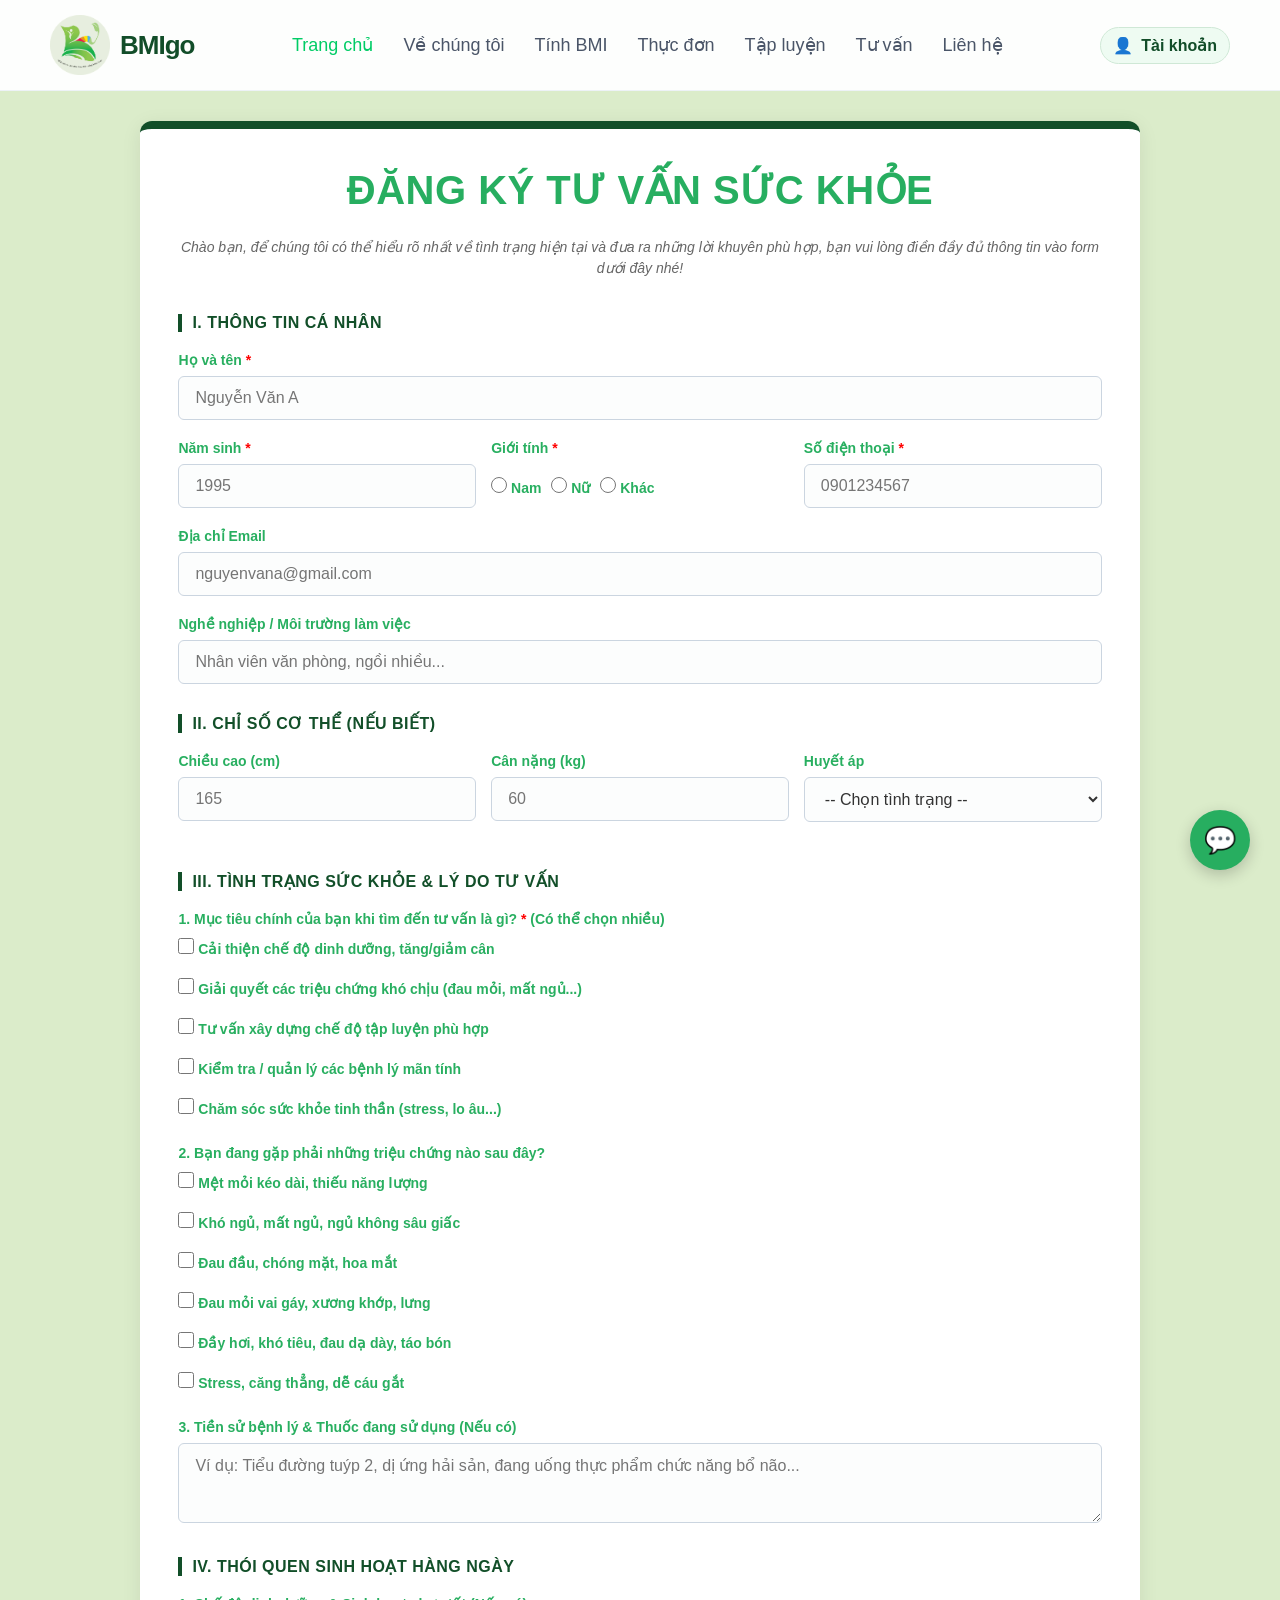
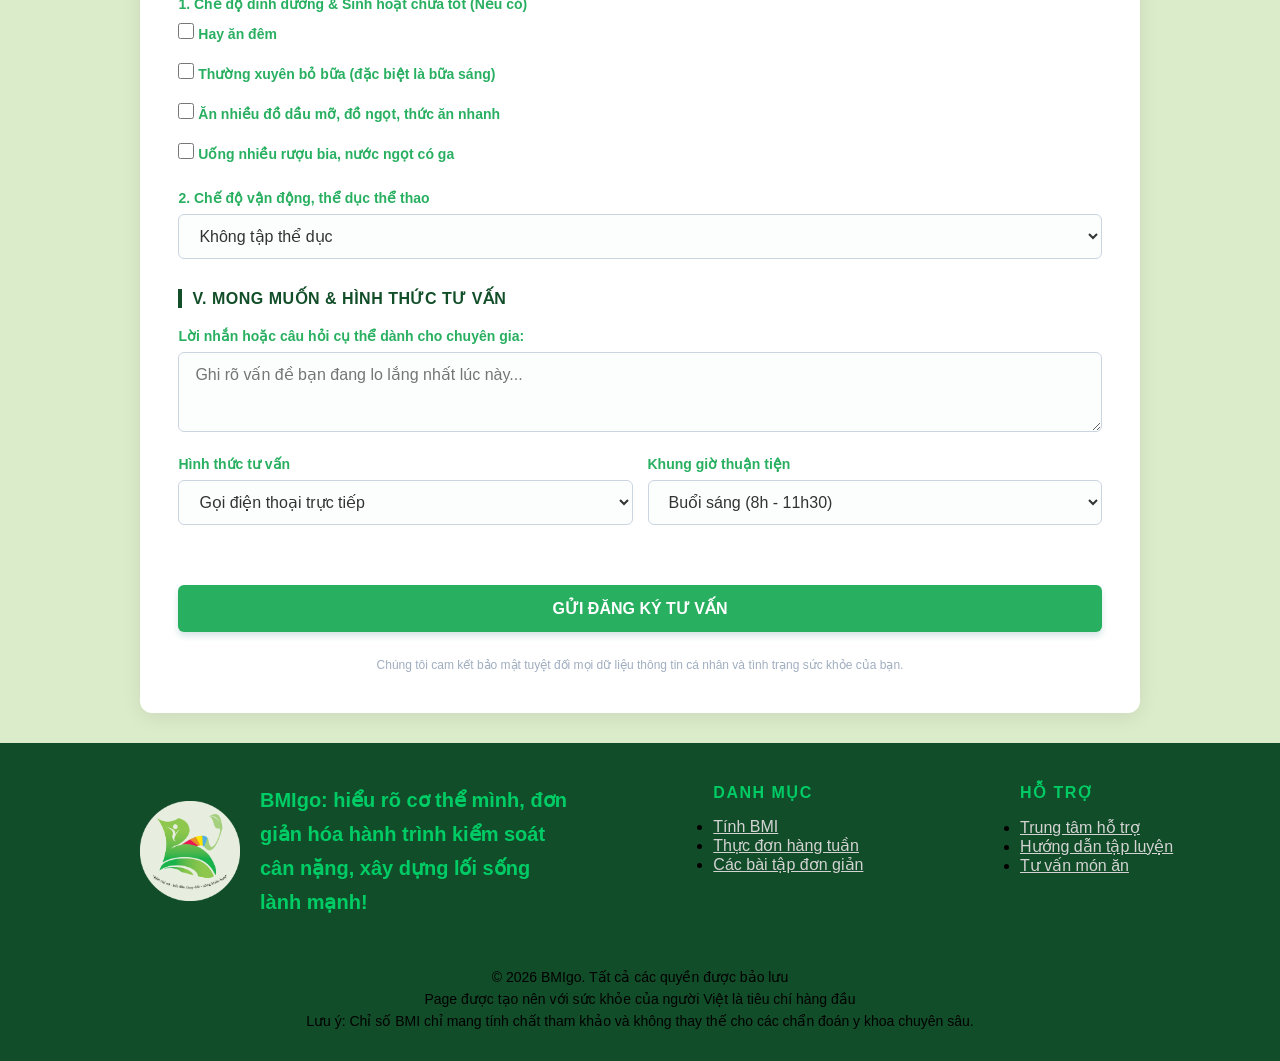
<file: tuvan.html>
<!doctype html>
<html>
<head>
	<meta charset="utf-8">
    <meta name="viewport" content="width=device-width, initial-scale=1.0">
    <link rel="preconnect" href="https://fonts.googleapis.com">
    <link href="https://fonts.googleapis.com/css2?family=Poppins:wght@300;400;500;600;700&display=swap" rel="stylesheet">
	<title>Bmigo - Ứng dụng đếm calo bằng AI và lên kế hoạch ăn kiêng giảm cân hiệu quả</title>
	<script type="text/javascript" src="scripts/taitrang.js"></script>
	<link href="styles/default.css" type="text/css" rel="stylesheet">
	<link href="styles/tuvan.css"type="text/css" rel="stylesheet">
</head>
<body>
<div class="khung">	
<header class="navbar">
        <div class="container nav-container">
            <div class="logo">
                <img src="hinhanh/logo.png" width="60" height="60" alt=""/><a>BMIgo</a>
            </div>
            <button class="nav-toggle" type="button" aria-label="Mở menu" aria-expanded="false">
                <span></span>
                <span></span>
                <span></span>
            </button>
            <nav class="nav-links">
            <a href="index.html" class="active">Trang chủ</a>
			<a href="vechungtoi.html">Về chúng tôi</a>
            <a href="BMI.html">Tính BMI</a>
            <a href="thucdon.html">Thực đơn</a>
            <a href="tapluyen.html">Tập luyện</a>
			<a href="tuvan.html">Tư vấn</a>
			<a href="lienhe.html">Liên hệ</a>
	  </nav>
            <div class="nav-actions">
                <div class="user-nav">
                    <a href="dangky.html" class="user-nav__trigger" aria-expanded="false">
                        <span class="user-nav__icon">👤</span>
                        <span class="user-nav__label">Tài khoản</span>
                    </a>
                    <div class="user-nav__menu" hidden>
                        <button type="button" class="user-nav__btn--info">Thông tin</button>
                        <button type="button" class="user-nav__btn--logout">Đăng xuất</button>
                    </div>
                </div>
            </div>
        </div>
    </header>
<body>

<div class="form-container">
    <h1>Đăng Ký Tư Vấn Sức Khỏe</h1>
    <p class="description">Chào bạn, để chúng tôi có thể hiểu rõ nhất về tình trạng hiện tại và đưa ra những lời khuyên phù hợp, bạn vui lòng điền đầy đủ thông tin vào form dưới đây nhé!</p>

    <form action="#" method="POST" onsubmit="event.preventDefault(); alert('Cảm ơn bạn đã gửi thông tin! Chúng tôi sẽ liên hệ lại sớm nhất.');">
        
        <!-- SECTION I -->
        <div class="section-title">I. Thông tin cá nhân</div>
        
        <div class="form-group">
            <label for="fullname">Họ và tên <span style="color: red;">*</span></label>
            <input type="text" id="fullname" class="form-control" placeholder="Nguyễn Văn A" required>
        </div>

        <div class="grid-3">
            <div class="form-group">
                <label for="birthyear">Năm sinh <span style="color: red;">*</span></label>
                <input type="number" id="birthyear" class="form-control" placeholder="1995" min="1900" max="2026" required>
            </div>
            <div class="form-group">
                <label>Giới tính <span style="color: red;">*</span></label>
                <div class="options-group" style="flex-direction: row; padding-top: 10px;">
                    <label class="radio-label"><input type="radio" name="gender" value="Nam" required> Nam</label>
                    <label class="radio-label"><input type="radio" name="gender" value="Nữ"> Nữ</label>
                    <label class="radio-label"><input type="radio" name="gender" value="Khác"> Khác</label>
                </div>
            </div>
            <div class="form-group">
                <label for="phone">Số điện thoại <span style="color: red;">*</span></label>
                <input type="tel" id="phone" class="form-control" placeholder="0901234567" required>
            </div>
        </div>

        <div class="form-group">
            <label for="email">Địa chỉ Email</label>
            <input type="email" id="email" class="form-control" placeholder="nguyenvana@gmail.com">
        </div>

        <div class="form-group">
            <label for="job">Nghề nghiệp / Môi trường làm việc</label>
            <input type="text" id="job" class="form-control" placeholder="Nhân viên văn phòng, ngồi nhiều...">
        </div>

        <!-- SECTION II -->
        <div class="section-title">II. Chỉ số cơ thể (Nếu biết)</div>
        
        <div class="grid-3">
            <div class="form-group">
                <label for="height">Chiều cao (cm)</label>
                <input type="number" id="height" class="form-control" placeholder="165">
            </div>
            <div class="form-group">
                <label for="weight">Cân nặng (kg)</label>
                <input type="number" id="weight" class="form-control" placeholder="60">
            </div>
            <div class="form-group">
                <label for="bloodpressure">Huyết áp</label>
                <select id="bloodpressure" class="form-control">
                    <option value="">-- Chọn tình trạng --</option>
                    <option value="Bình thường">Bình thường</option>
                    <option value="Cao">Cao</option>
                    <option value="Thấp">Thấp</option>
                    <option value="Không rõ">Không rõ</option>
                </select>
            </div>
        </div>

        <!-- SECTION III -->
        <div class="section-title">III. Tình trạng sức khỏe & Lý do tư vấn</div>
        
        <div class="form-group">
            <label>1. Mục tiêu chính của bạn khi tìm đến tư vấn là gì? <span style="color: red;">*</span> (Có thể chọn nhiều)</label>
            <div class="options-group">
                <label class="checkbox-label"><input type="checkbox" name="goal" value="nutrition"> Cải thiện chế độ dinh dưỡng, tăng/giảm cân</label>
                <label class="checkbox-label"><input type="checkbox" name="goal" value="symptoms"> Giải quyết các triệu chứng khó chịu (đau mỏi, mất ngủ...)</label>
                <label class="checkbox-label"><input type="checkbox" name="goal" value="workout"> Tư vấn xây dựng chế độ tập luyện phù hợp</label>
                <label class="checkbox-label"><input type="checkbox" name="goal" value="chronic"> Kiểm tra / quản lý các bệnh lý mãn tính</label>
                <label class="checkbox-label"><input type="checkbox" name="goal" value="mental"> Chăm sóc sức khỏe tinh thần (stress, lo âu...)</label>
            </div>
        </div>

        <div class="form-group">
            <label>2. Bạn đang gặp phải những triệu chứng nào sau đây?</label>
            <div class="options-group">
                <label class="checkbox-label"><input type="checkbox" name="symptom" value="fatigue"> Mệt mỏi kéo dài, thiếu năng lượng</label>
                <label class="checkbox-label"><input type="checkbox" name="symptom" value="insomnia"> Khó ngủ, mất ngủ, ngủ không sâu giấc</label>
                <label class="checkbox-label"><input type="checkbox" name="symptom" value="headache"> Đau đầu, chóng mặt, hoa mắt</label>
                <label class="checkbox-label"><input type="checkbox" name="symptom" value="pain"> Đau mỏi vai gáy, xương khớp, lưng</label>
                <label class="checkbox-label"><input type="checkbox" name="symptom" value="digestion"> Đầy hơi, khó tiêu, đau dạ dày, táo bón</label>
                <label class="checkbox-label"><input type="checkbox" name="symptom" value="stress"> Stress, căng thẳng, dễ cáu gắt</label>
            </div>
        </div>

        <div class="form-group">
            <label for="history">3. Tiền sử bệnh lý & Thuốc đang sử dụng (Nếu có)</label>
            <textarea id="history" class="form-control" rows="3" placeholder="Ví dụ: Tiểu đường tuýp 2, dị ứng hải sản, đang uống thực phẩm chức năng bổ não..."></textarea>
        </div>

        <!-- SECTION IV -->
        <div class="section-title">IV. Thói quen sinh hoạt hàng ngày</div>
        
        <div class="form-group">
            <label>1. Chế độ dinh dưỡng & Sinh hoạt chưa tốt (Nếu có)</label>
            <div class="options-group">
                <label class="checkbox-label"><input type="checkbox" name="habit" value="latenight"> Hay ăn đêm</label>
                <label class="checkbox-label"><input type="checkbox" name="habit" value="skip"> Thường xuyên bỏ bữa (đặc biệt là bữa sáng)</label>
                <label class="checkbox-label"><input type="checkbox" name="habit" value="unhealthy"> Ăn nhiều đồ dầu mỡ, đồ ngọt, thức ăn nhanh</label>
                <label class="checkbox-label"><input type="checkbox" name="habit" value="alcohol"> Uống nhiều rượu bia, nước ngọt có ga</label>
            </div>
        </div>

        <div class="form-group">
            <label for="exercise">2. Chế độ vận động, thể dục thể thao</label>
            <select id="exercise" class="form-control">
                <option value="Không tập">Không tập thể dục</option>
                <option value="Ít">Ít (1 - 2 lần / tuần)</option>
                <option value="Thường xuyên">Thường xuyên (Trên 3 lần / tuần)</option>
            </select>
        </div>

        <!-- SECTION V -->
        <div class="section-title">V. Mong muốn & Hình thức tư vấn</div>

        <div class="form-group">
            <label for="note">Lời nhắn hoặc câu hỏi cụ thể dành cho chuyên gia:</label>
            <textarea id="note" class="form-control" rows="3" placeholder="Ghi rõ vấn đề bạn đang lo lắng nhất lúc này..."></textarea>
        </div>

        <div class="grid-2" style="grid-template-columns: 1fr 1fr;">
            <div class="form-group">
                <label for="contact-method">Hình thức tư vấn</label>
                <select id="contact-method" class="form-control">
                    <option value="Điện thoại">Gọi điện thoại trực tiếp</option>
                    <option value="Zalo/Messenger">Nhắn tin Zalo / Messenger</option>
                </select>
            </div>
            <div class="form-group">
                <label for="time-slot">Khung giờ thuận tiện</label>
                <select id="time-slot" class="form-control">
                    <option value="Sáng">Buổi sáng (8h - 11h30)</option>
                    <option value="Chiều">Buổi chiều (13h30 - 17h30)</option>
                    <option value="Tối">Buổi tối (19h - 21h)</option>
                </select>
            </div>
        </div>

        <button type="submit" class="submit-btn">GỬI ĐĂNG KÝ TƯ VẤN</button>
        
        <div class="footer-note">
            Chúng tôi cam kết bảo mật tuyệt đối mọi dữ liệu thông tin cá nhân và tình trạng sức khỏe của bạn.
        </div>
    </form>
</div>

</body>
<script src="scripts/user-nav.js"></script>
<footer class="footer">
    <div class="footer-inner container">
      <div class="footer-col brand-col">
        <a class="logo footer-logo">
          <img src="hinhanh/logo.png" alt="BMIgo Logo" class="logo-img" width="100px" height="100px">
		 <p class="footer-about">BMIgo: hiểu rõ cơ thể mình, đơn giản hóa hành trình kiểm soát cân nặng, xây dựng lối sống lành mạnh!</p>
        </a>
      </div>
      <div class="footer-col">
        <h4 class="footer-heading">Danh mục</h4>
        <ul>
          <li><a href="BMI.html">Tính BMI</a></li>
          <li><a href="thucdon.html">Thực đơn hàng tuần</a></li>
          <li><a href="tapluyen.html">Các bài tập đơn giản</a></li>
        </ul>
      </div>

      <div class="footer-col">
        <h4 class="footer-heading">Hỗ trợ</h4>
        <ul>
          <li><a href="lienhe.html">Trung tâm hỗ trợ</a></li>
          <li><a href="tuvan.html">Hướng dẫn tập luyện</a></li>
          <li><a href="tuvan.html">Tư vấn món ăn</a></li>
        </ul>
      </div>
    </div>
    <div class="footer-bottom">
      <p>©  2026 BMIgo. Tất cả các quyền được bảo lưu</p>
      <p>Page được tạo nên với sức khỏe của người Việt là tiêu chí hàng đầu</p>
	  <p>Lưu ý: Chỉ số BMI chỉ mang tính chất tham khảo và không thay thế cho các chẩn đoán y khoa chuyên sâu.</p>
    </div>
	<button class="scrollToTopBtn" id="scrollToTopBtn" title="Lên đầu trang">^</button>
  </footer>
</div>
</body>
<body>
<div class="chat-badge" id="chatBadge" onclick="toggleChat()">💬</div>

    <div class="chat-window" id="chatWindow">
        <div class="chat-header">
            <span>Trợ Lý Sức Khỏe & BMI 🌿</span>
            <span class="close-btn" onclick="toggleChat()">×</span>
        </div>
        
        <div class="chat-messages" id="chatMessages">
            <div class="msg bot">
                Xin chào! Tôi có thể giúp gì cho hành trình kiểm soát cân nặng và sức khỏe của bạn hôm nay?
                <div class="chat-options">
                    <button class="opt-btn" onclick="selectOption('Tính chỉ số BMI')">📊 Tính BMI</button>
					<button class="opt-btn" onclick="selectOption('Mẹo tập luyện')">🏋️ Mẹo tập luyện</button>
                    <button class="opt-btn" onclick="selectOption('Mẹo kiểm soát cân nặng')">🥗 Mẹo kiểm soát cân nặng</button>
                    <button class="opt-btn" onclick="selectOption('Tại sao áp dụng mẹo không hiệu quả?')">❓ Mẹo không hiệu quả?</button>
                </div>
            </div>
        </div>
        
        <div class="chat-input-area">
            <input type="text" id="userInput" placeholder="Nhập câu hỏi của bạn..." onkeypress="handleKeyPress(event)">
            <button onclick="sendMessage()">➔</button>
        </div>
	</div>
</body>
<script>
// Lấy thẻ button theo ID
const scrollToTopBtn = document.getElementById("scrollToTopBtn");

// Lắng nghe sự kiện cuộn chuột của người dùng
window.onscroll = function() {
  scrollFunction();
};

function scrollFunction() {
  // Nếu cuộn xuống hơn 20px từ đỉnh trang
  if (document.body.scrollTop > 20 || document.documentElement.scrollTop > 20) {
    scrollToTopBtn.style.display = "block"; // Hiện nút
  } else {
    scrollToTopBtn.style.display = "none";  // Ẩn nút
  }
}

// Định nghĩa hành động khi bấm vào nút
scrollToTopBtn.addEventListener("click", function() {
  // Cuộn về vị trí x=0, y=0
  window.scrollTo({
    top: 0,
    behavior: "smooth" // Đảm bảo hiệu ứng trượt mượt mà
  });
});	
</script>
</html>
</file>
<file: styles/default.css>
@charset "utf-8";
/* CSS Document */
/* CSS cơ bản để trang web hiển thị đẹp mắt kể cả khi chưa có file dinhdang.css */
/* Tạo hiệu ứng xuất hiện từ từ */
*{margin: auto;}
@keyframes fadeInPage {
    from {
        opacity: 0;
    }
    to {
        opacity: 40;
    }
}
html{          scroll-behavior: smooth;}
/* Áp dụng hiệu ứng cho toàn bộ thẻ body khi trang vừa tải xong */
body {
    animation: fadeInPage 1.6s ease-out forwards;
}
* {
            margin: 0;
            box-sizing: border-box;
            font-family: 'Segoe UI', sans-serif;
        }

        body {
            background-color: #DBECCA;
            overflow-x: hidden;
        }

        img, video, iframe {
            max-width: 100%;
            height: auto;
            display: block;
        }

        .container {
            width: min(100%, 1200px);
            margin: 0 auto;
        }


  /* --- GIAO DIỆN CHATBOT WIDGET --- */
        .chat-badge {
           	position: fixed !important; /* Thêm !important để ép trình duyệt ưu tiên */
			bottom: 30px;              /* Cách đáy màn hình 30px */
 		  	right: 30px;               /* Cách lề phải màn hình 30px */
  			width: 60px;
  			height: 60px;
            background-color: #27ae60;
            color: white;
            border-radius: 50%;
            display: flex;
            justify-content: center;
            align-items: center;
            font-size: 26px;
            cursor: pointer;
            box-shadow: 0 5px 15px rgba(0,0,0,0.2);
            
            /* z-index cực kỳ quan trọng để không bị các thành phần khác đè lên */
            z-index: 99999; 
            transition: transform 0.2s;}

        .chat-window {
            position: fixed;
            bottom: 100px;
            right: 30px;
            width: 360px;
            height: 420px;
            background: #fff;
            border-radius: 15px;
            box-shadow: 0 10px 30px rgba(0,0,0,0.15);
            display: none; 
            flex-direction: column;
            overflow: hidden;
            z-index: 1000;
        }

        .chat-header {
			width: 100%;
            background: #27ae60;
            color: white;
            padding: 15px;
            font-weight: bold;
            display: flex;
            justify-content: space-between;
            align-items: center;
        }

        .chat-header .close-btn {
            cursor: pointer;
            font-size: 20px;
        }

        .chat-messages {
            flex: 1;
            padding: 15px;
            overflow-y: auto;
            background: #fdfdfd;
            display: flex;
            flex-direction: column;
            gap: 12px;
        }

        .msg {
            width: 85%;
            padding: 10px 14px;
            border-radius: 15px;
            font-size: 14px;
            line-height: 1.5;
        }

        .msg.bot {
			margin-right: 100px;
            background: #ebf5fb;
            color: #2c3e50;
            align-self: flex-start;
            border-top-left-radius: 2px;
            border: 1px solid #d6eaf8;
        }

        .msg.user {
			margin-left: 100px;
			margin-right: 4px;
            background: #27ae60;
            color: white;
            align-self: flex-end;
            border-top-right-radius: 2px;
        }

        /* Khung chứa các nút bấm */
        .chat-options {
            display: flex;
            gap: 6px;
            flex-wrap: wrap;
            margin-top: 8px;
        }

        .opt-btn {
			margin:0 70px 0 2px;;
            background: #fff;
            border: 1px solid #27ae60;
            color: #27ae60;
            padding: 6px 10px 6px 10px;
            border-radius: 20px;
            font-size: 12px;
            cursor: pointer;
            transition: all 0.2s;
        }

        .opt-btn:hover {
            background: #27ae60;
            color: white;
        }

        /* Nút liên hệ đặc biệt (màu cam/đỏ để gây chú ý) */
        .contact-btn {
            background: #e67e22;
            border: 1px solid #e67e22;
            color: white;
            padding: 8px 36px;
            border-radius: 20px;
            font-size: 13px;
            font-weight: bold;
            cursor: pointer;
            margin-top: 5px;
            display: inline-block;
            text-decoration: none;
            text-align: center;
        }

        .contact-btn:hover {
            background: #d35400;
        }

        .chat-input-area {
            display: flex;
            border-top: 1px solid #eee;
            padding: 10px;
            background: #fff;
        }

        .chat-input-area input {
            flex: 1;
            border: 1px solid #ddd;
            padding: 10px 15px;
            border-radius: 20px;
            outline: none;
        }

        .chat-input-area button {
			width: 40px;
			height: 40px;
            background: #27ae60;
            color: white;
            border: none;
            padding: 0 15px;
            margin-left: 8px;
            border-radius: 50%;
            cursor: pointer;
            font-weight: bold;
}
/* --- NAVBAR --- */
.navbar {
    background-color: rgba(255, 255, 255, 0.95);
    position: sticky;
    top: 0;
    z-index: 9999;
    border-bottom: 1px solid #EDF2F7;
    padding: 15px 10px;
    min-height: 90px;
}

.nav-container {
    display: grid;
    grid-template-columns: auto 1fr auto;
    align-items: center;
    gap: 24px;
    padding: 0 10px;
    position: relative;
}

.nav-toggle {
    display: none;
    flex-direction: column;
    justify-content: center;
    gap: 4px;
    width: 44px;
    height: 44px;
    border: 0;
    border-radius: 10px;
    background: #eefbf2;
    cursor: pointer;
}

.nav-toggle span {
    display: block;
    width: 22px;
    height: 2px;
    background: #124D29;
    margin: 0 auto;
    transition: transform 0.2s ease, opacity 0.2s ease;
}

.nav-toggle.is-active span:nth-child(1) {
    transform: translateY(6px) rotate(45deg);
}

.nav-toggle.is-active span:nth-child(2) {
    opacity: 0;
}

.nav-toggle.is-active span:nth-child(3) {
    transform: translateY(-6px) rotate(-45deg);
}
.logo {
    display: flex;
    align-items: center;
    gap: 10px;
}
.logo img {
    display: block;
}
.logo a {
    float: none;
    padding: 0;
    margin: 0;
    font-size: 26px;
    font-weight: 800;
    color: #124D29;
    text-decoration: none;
    letter-spacing: -1px;
}

.logo a span {
    color: #00CC66;
}

.nav-links {
    display: flex;
    justify-content: center;
    align-items: center;
    flex-wrap: wrap;
    gap: 10px;
    margin: 0;
    padding: 0;
    justify-self: center;
}

.nav-links a {
    padding: 0 10px;
    text-decoration: none;
    color: #4A5568;
    margin: 0;
    font-weight: 500;
    font-size: 18px;
    transition: color 0.2s;
}

.nav-links a:hover, .nav-links a.active {
    color: #00CC66;
}
.nav-actions {
    justify-self: end;
    display: flex;
    justify-content: flex-end;
    align-items: center;
    width: 100%;
    gap: 10px;
}
.user-nav {
    position: relative;
    display: inline-flex;
    align-items: center;
}
.user-nav__trigger {
    display: inline-flex;
    align-items: center;
    gap: 8px;
    padding: 8px 12px;
    border-radius: 999px;
    background: #eefbf2;
    color: #124D29;
    text-decoration: none;
    font-weight: 700;
    border: 1px solid #cfe8d6;
}
.user-nav__trigger:hover {
    background: #dff6e8;
}
.user-nav__trigger.is-logged-in {
    background: #124D29;
    color: white;
    border-color: #124D29;
}
.user-nav__menu {
    position: absolute;
    top: calc(100% + 8px);
    right: 0;
    min-width: 180px;
    background: white;
    border: 1px solid #e0e0e0;
    border-radius: 10px;
    box-shadow: 0 10px 28px rgba(0,0,0,0.12);
    padding: 8px;
    z-index: 99999;
}
.user-nav__menu button {
    width: 100%;
    border: none;
    background: transparent;
    padding: 8px 10px;
    text-align: left;
    border-radius: 8px;
    cursor: pointer;
    color: #2d3748;
}
.user-nav__menu button:hover {
    background: #f4f7fb;
}
.user-nav__modal {
    position: absolute;
    top: calc(100% + 10px);
    right: 0;
    z-index: 100000;
    width: min(92vw, 320px);
}
.user-nav__modal-card {
    background: white;
    border-radius: 15px;
    padding: 16px 16px 12px;
    box-shadow: 0 16px 36px rgba(0,0,0,0.2);
    border: 1px solid #e6e6e6;
}
.user-nav__modal-header {
    display: flex;
    justify-content: space-between;
    align-items: center;
    margin-bottom: 10px;
}
.user-nav__modal-header h3 {
    font-size: 16px;
    color: #124D29;
}
.user-nav__modal-close {
    border: none;
    background: #f2f6f3;
    color: #124D29;
    font-size: 18px;
    width: 28px;
    height: 28px;
    border-radius: 50%;
    cursor: pointer;
}
.user-nav__modal-body p {
    margin-bottom: 8px;
    font-size: 14px;
    color: #4A5568;
}
.user-nav__modal-body strong {
    color: #124D29;
}
.btn {
    border-radius: 10px;
    background: #124D29;
    min-width: 120px;
    height: 38px;
    color: white;
    font-weight: bolder;
    padding: 0 12px;
}
.btn:hover{
    background-color: orange;
}

        /* Cấu trúc các thẻ và lưới (Grid/Flex) cho Food và Workout */
        .food-container, .workout-container, .feedback-container { display: flex; justify-content: center; gap: 20px; flex-wrap: wrap; margin-top: 30px;
}
        .food-card, .work-card, .feedback-card { background: #fff; padding: 25px; border-radius: 8px; box-shadow: 0 2px 10px rgba(0,0,0,0.05); width: 250px; text-align: center;
}
        .food-card i { font-size: 2.5rem; color: #2ecc71; margin-bottom: 15px;
}
        .work-card img { width: 60px; margin-bottom: 15px;
}
        .testimonial-container {
            max-width: 1000px;
            margin: 0 auto;
            text-align: center;
        }
        .heading {
            font-size: 2rem;
            color:  #124D29;
            margin-bottom: 30px;
        }
        .testimonial-grid {
            display: grid;
            grid-template-columns: repeat(auto-fit, minmax(300px, 1fr));
            gap: 20px;
        }
        .testimonial-card {
            background: #ffffff;
            padding: 25px;
            border-radius: 10px;
            box-shadow: 0 4px 15px rgba(0,0,0,0.05);
            text-align: left;
            border-top: 4px solid  #124D29;
            transition: transform 0.3s ease;
        }
        .testimonial-card:hover {
            transform: translateY(-5px);
        }
        .stars {
            color: #f1c40f;
            font-size: 1.2rem;
            margin-bottom: 10px;
        }
        .content {
            font-style: italic;
            line-height: 1.6;
            color: #555;
            margin-bottom: 15px;
        }
        .author {
            font-weight: bold;
            color: #2c3e50;
        }
        .role {
            font-size: 0.85rem;
            color: #7f8c8d;
            margin-top: 2px;
}
.footer {
  background-color:#124D29;
}
/* Đẩy footer xuống đáy */
.footer {
    margin-top: auto; 
    padding: 40px 0 20px; 
}

@media (max-width: 960px) {
    .nav-container {
        grid-template-columns: auto auto;
        justify-content: space-between;
    }

    .nav-toggle {
        display: inline-flex;
        order: 2;
    }

    .nav-links {
        position: absolute;
        top: calc(100% + 10px);
        left: 10px;
        right: 10px;
        display: none;
        flex-direction: column;
        align-items: flex-start;
        gap: 10px;
        padding: 16px;
        background: rgba(255, 255, 255, 0.98);
        border: 1px solid #e8f0e7;
        border-radius: 16px;
        box-shadow: 0 16px 40px rgba(0, 0, 0, 0.12);
        z-index: 10000;
    }

    .nav-links.is-open {
        display: flex;
    }

    .nav-actions {
        justify-self: end;
    }
}

@media (max-width: 680px) {
    .navbar {
        padding: 12px 10px;
        min-height: auto;
    }

    .nav-container {
        gap: 12px;
    }

    .logo a {
        font-size: 22px;
    }

    .nav-actions .user-nav__label {
        display: none;
    }

    .footer-inner {
        grid-template-columns: 1fr;
        gap: 24px;
	}
    .footer-logo,
    .footer-heading,
    .footer-col ul li {
        margin-left: 0;
    }
    .footer-bottom {
        padding: 24px 16px 8px;
    }

    .chat-window {
        width: min(92vw, 360px);
        right: 12px;
        left: 12px;
    }

    .chat-badge {
        right: 12px;
        bottom: 16px;
        width: 52px;
        height: 52px;
    }
}

.footer-bottom p {
    margin: 6px 0;
}
.footer-inner { display:grid; grid-template-columns:2fr 1fr 1.2fr ;gap:40px;}
.footer-logo { margin-left: 100px; font-size:1.2rem; margin-bottom:14px; display:inline-flex; }
.footer-about { color:#00CC66; font-size:20px; line-height:1.7;margin-left: 10px;font-weight: bold;}
.footer-heading {margin-left: 100px; font-family:var(--font-brand); font-size:16px; font-weight:700; letter-spacing:1.5px; color:#00CC66; margin-bottom:16px; text-transform:uppercase; }
.footer-col ul li { margin-left: 60px; }
.footer-col ul li a { color:lightgray; font-size:16px;}
.footer-col ul li a:hover { color:orange; }
.footer-bottom {
  padding:30px 60px 6px;
  text-align:center; justify-content:space-between;
  flex-wrap:wrap; gap:10px; max-width:1280px; margin:0 auto;
}
.footer-bottom p { color:var(--text-muted); font-size:14px; }
/*==============================================================*/
.scrollToTopBtn{
  border-radius: 50%; /* Làm nút hình tròn */
  cursor: pointer;
  width: 40px;
  height: 40px;
  font-size: 30px;
  margin: -20px 10px 4px 24px;
  border: none;
  outline: none;
  background-color: #27AE60;
  color: white;
  font-weight: bolder;
}
/* Hiệu ứng khi di chuột vào nút */
#scrollToTopBtn:hover {
  background-color: orange; /* Đổi màu tối hơn một chút */
}
</file>
<file: styles/bmi.css>
@charset "utf-8";
/* CSS Document */

:root {
    --primary-color: #124d29;
    --success-color: #2ecc71;
    --warning-color: #f1c40f;
    --danger-color: #e74c3c;
    --light-color: #f8faf7;
    --border-color: #ddd;
}
*{margin: auto}

.main-wrapper {
    display: flex;
    flex-wrap: wrap;
    background-color: #ffffff;
    border-radius: 15px;
    box-shadow: 0 10px 30px rgba(0,0,0,0.1);
    width: 100%;
    max-width: 1200px;
    overflow: hidden;
    animation: slideUp 1s ease-out forwards;
}

@keyframes slideUp {
    from {
        opacity: 0;
        transform: translateY(40px);
    }
    to {
        opacity: 1;
        transform: translateY(0);
    }
}
.BMIheader{
	text-align: center;
	padding: 6px 6px 20px;
}
.tinhbmi{
	display: inline-block;
    text-transform: uppercase;
    letter-spacing: 1px;
    color:hsla(145,63%,42%,1.00);
    font-size: 50px;
    font-weight: 900;
}
.info{
	max-width: 680px;
    margin: 0 auto;
    color: gray;
    font-size: 16px;
    line-height: 1.75;
}
.input-side {
    flex: 1;
    min-width: 320px;
    padding: 30px;
    border-right: 1px solid #eee;
}

.result-side {
    flex: 1.2;
    min-width: 320px;
    padding: 30px;
    background-color: var(--light-color);
    display: flex;
    flex-direction: column;
    justify-content: center;
}

h2 {
    color: var(--primary-color);
    margin-top: 0;
    margin-bottom: 25px;
    font-size: 22px;
}

.input-group {
    margin-bottom: 20px;
}

.input-group label {
    display: block;
    margin-bottom: 8px;
    font-weight: 600;
}

.input-group input {
    width: 100%;
    padding: 12px;
    border: 2px solid #ddd;
    border-radius: 8px;
    font-size: 16px;
    box-sizing: border-box;
    transition: border-color 0.3s;
}

.input-group input:focus {
    border-color: var(--primary-color);
    outline: none;
}

.calbtn {
    width: 100%;
    padding: 12px;
    background-color: #124D29;
    color: white;
    border: none;
    border-radius: 10px;
    font-size: 18px;
    font-weight: bold;
    cursor: pointer;
    transition: background-color 0.3s ease;
    margin-top: 10px;
}

.calbtn:hover {
    background-color: #0e8c2a;
}

.view-more-wrapper {
    margin-top: 8px;
    margin-bottom: 14px;
}

.view-more-btn {
    display: inline-flex;
    align-items: center;
    justify-content: center;
    padding: 10px 18px;
    background: #124D29;
    color: #ffffff;
    border-radius: 12px;
    text-decoration: none;
    font-weight: 700;
    transition: background-color 0.2s ease, transform 0.2s ease;
}

.view-more-btn:hover {
    background: #0ea23f;
    transform: translateY(-1px);
}

.view-more-btn:hover {
    background: #0ea23f;
}

.view-more-btn.hidden {
    display: none;
}

.login-modal-overlay {
    position: fixed;
    inset: 0;
    background: rgba(0, 0, 0, 0.45);
    backdrop-filter: blur(4px);
    display: flex;
    align-items: center;
    justify-content: center;
    padding: 20px;
    z-index: 2000;
}

.login-modal-overlay.hidden {
    display: none;
}

.login-modal {
    position: relative;
    width: min(460px, 100%);
    background: #ffffff;
    border-radius: 16px;
    padding: 24px;
    box-shadow: 0 12px 40px rgba(0, 0, 0, 0.18);
}

.login-modal-close {
    position: absolute;
    top: 10px;
    right: 12px;
    border: none;
    background: transparent;
    cursor: pointer;
    font-size: 24px;
    color: #666;
}

.login-modal h3 {
    margin: 0 0 8px;
    color: #124D29;
}

.login-modal p {
    margin: 0 0 14px;
    color: #666;
    line-height: 1.5;
}

.login-form {
    display: flex;
    flex-direction: column;
    gap: 12px;
}

.login-form input {
    padding: 12px;
    border: 1px solid #d0d7de;
    border-radius: 10px;
    font-size: 15px;
}

.login-submit-btn,
.register-link-btn {
    width: 100%;
    padding: 11px 14px;
    border: none;
    border-radius: 10px;
    font-size: 15px;
    font-weight: 700;
    cursor: pointer;
}

.login-submit-btn {
    background: #124D29;
    color: #fff;
}

.register-link-btn {
    margin-top: 10px;
    background: #eef7f0;
    color: #124D29;
}

.login-message {
    min-height: 20px;
    margin-top: 10px;
    color: #e74c3c;
    font-size: 14px;
}

.result-box {
    display: none;
    border-left: 6px solid #ccc;
    padding-left: 15px;
}

.placeholder-text {
    text-align: center;
    color: #888;
    font-style: italic;
}

.bmi-value {
    font-size: 24px;
    font-weight: bold;
    margin-bottom: 10px;
}

.bmi-status {
    font-size: 18px;
    font-weight: 600;
    margin-bottom: 15px;
}

.advice-section {
    margin-top: 15px;
    border-top: 1px solid #ddd;
    padding-top: 15px;
}

.advice-section h4 {
    margin: 10px 0 5px 0;
    color: #333;
}

.advice-section p {
    font-size: 15px;
    line-height: 1.5;
    margin: 0 0 10px 0;
}

.tablecontainer {
    background-color: #ffffff;
    padding: 25px;
    border-radius: 12px;
    box-shadow: 0 8px 24px rgba(0,0,0,0.08);
    max-width: 1200px;
    width: 100%;
	margin-bottom: 40px;
}

.tablecontainer h3 {
    text-align: center;
    color: #124D29;
    margin-top: 0;
    margin-bottom: 5px;
    font-size: 22px;
}

.tablecontainer p {
    text-align: center;
    color: #7f8c8d;
    font-size: 14px;
    margin-bottom: 20px;
}

.bmi-table {
    width: 100%;
    max-width: 12000px;
    border-collapse: collapse;
    text-align: left;
    font-size: 16px;
}

.bmi-table th {
    background-color: #124D29;
    color: #ffffff;
    padding: 14px;
    font-weight: 600;
}

.bmi-table td {
    padding: 14px;
    border-bottom: 1px solid #e0e0e0;
}

.status-underweight {
    color: #4a90e2;
    font-weight: bold;
}

.status-normal {
    color: #2ecc71;
    font-weight: bold;
}

.status-overweight {
    color: #f1c40f;
    font-weight: bold;
}

.status-obese {
    color: #e74c3c;
    font-weight: bold;
}

.bmi-table tr:hover {
    background-color: #f9f9f9;
}

.bmi-table th:first-child { border-top-left-radius: 6px; }
.bmi-table th:last-child { border-top-right-radius: 6px; }

@media (max-width: 768px) {
    .main-wrapper {
        flex-direction: column;
        max-width: 500px;
    }
    .input-side {
        border-right: none;
        border-bottom: 1px solid #eee;
    }
    .result-side {
        min-height: 200px;
    }
}

        .bmi-table td {
            padding: 14px;
            border-bottom: 1px solid #e0e0e0;
			border-color: #124D29;
        }

        /* Định dạng màu sắc trực quan cho từng trạng thái cơ thể */
        .status-underweight {
            color: #4a90e2;
            font-weight: bold;
        }
        .status-normal {
            color: #2ecc71;
            font-weight: bold;
        }
        .status-overweight {
            color: #f1c40f;
            font-weight: bold;
        }
        .status-obese {
            color: #e74c3c;
            font-weight: bold;
        }

        /* Hiệu ứng dòng khi di chuột qua (Hover) */
        .bmi-table tr:hover {
            background-color: #f9f9f9;
        }

        /* Làm mượt góc bảng */
        .bmi-table th:first-child { border-top-left-radius: 6px; }
        .bmi-table th:last-child { border-top-right-radius: 6px; }
</file>
<file: styles/dangky.css>
@charset "utf-8";
/* CSS Document */

.auth-section {
    padding: 40px 0 60px;
}

.auth-panel {
    max-width: 1200px;
    margin: 0 auto;
    display: grid;
    grid-template-columns: repeat(2, minmax(280px, 1fr));
    gap: 28px;
    padding: 0 16px;
}

.auth-card {
    background: #ffffff;
    border: 1px solid rgba(18, 77, 41, 0.12);
    border-radius: 22px;
    padding: 32px;
    box-shadow: 0 18px 40px rgba(26, 112, 58, 0.08);
}

.auth-card--login {
    border-color: rgba(56, 161, 105, 0.18);
	height: 420px;
}

.auth-card--signup {
    border-color: rgba(0, 204, 102, 0.18);
}

.auth-title {
    margin-bottom: 12px;
    font-size: 28px;
    color: #124d29;
}

.auth-description {
    margin-bottom: 24px;
    color: #4f5b4a;
    line-height: 1.65;
    font-size: 15px;
}

.auth-form {
    display: flex;
    flex-direction: column;
    gap: 18px;
}

.form-grid {
    display: grid;
    grid-template-columns: 1fr;
    gap: 18px;
}

.auth-field {
    display: flex;
    flex-direction: column;
    gap: 8px;
}

.auth-field label {
    font-size: 14px;
    color: #2f3b2e;
    font-weight: 600;
}

.auth-field input {
    min-height: 48px;
    padding: 0 14px;
    border: 1px solid #d9e1d0;
    border-radius: 14px;
    background: #fbfdf8;
    color: #1c2d1e;
    font-size: 15px;
    outline: none;
    transition: border-color 0.2s, box-shadow 0.2s;
}

.auth-field input:focus {
    border-color: #70b96a;
    box-shadow: 0 0 0 3px rgba(112, 185, 106, 0.16);
}

.auth-actions {
    margin-top: 10px;
}

.auth-button {
    width: 100%;
    min-height: 52px;
    background: #27ae60;
    border: none;
    border-radius: 14px;
    color: white;
    font-size: 16px;
    font-weight: 700;
    cursor: pointer;
    transition: transform 0.15s ease, box-shadow 0.15s ease;
}

.auth-button:hover,
.auth-button:focus {
    transform: translateY(-1px);
    box-shadow: 0 14px 30px rgba(39, 174, 96, 0.18);
	background-color: orange;
}

.auth-button--secondary {
    background: #0ea23f;
}

@media (max-width: 920px) {
    .auth-panel {
        grid-template-columns: 1fr;
    }
}

@media (max-width: 640px) {
    .auth-card {
        padding: 24px 18px;
    }

    .auth-panel {
        gap: 22px;
    }
}

.auth-card--highlight {
    animation: pulseHighlight 2.2s ease-in-out;
    border-color: #28ae60;
}

@keyframes pulseHighlight {
    0% { box-shadow: 0 0 0 0 rgba(39, 174, 96, 0.2); }
    50% { box-shadow: 0 0 0 20px rgba(39, 174, 96, 0); }
    100% { box-shadow: 0 0 0 0 rgba(39, 174, 96, 0); }
}
</file>
<file: styles/lienhe.css>
@charset "utf-8";
/* CSS Document */
  <style>
    *, *::before, *::after { box-sizing: border-box; margin: 0; padding: 0; }

    :root {
      --bg: #0d0d0f;
      --surface: #141418;
      --surface2: #1c1c22;
      --border: #2a2a34;
      --border-hover: #b8965a;
      --gold: #c9a96e;
      --gold-light: #e8c98a;
      --text: #f0ece4;
      --muted: #7a7670;
      --accent: #b8965a;
      --error: #e07070;
      --success: #6ec99a;
    }

    html { scroll-behavior: smooth; }
.big-wrap {
      font-family: 'DM Sans', sans-serif;
      color: var(--text);
      min-height: 100vh;
      display: flex;
      align-items: center;
      justify-content: center;
      padding: 40px 20px;
      overflow-x: hidden;
    }

    /* Background texture */
.big-wrap::before {
      content: '';
      position: fixed;
      inset: 0;
      background:
        radial-gradient(ellipse 80% 60% at 20% 10%, rgba(201,169,110,0.06) 0%, transparent 60%),
        radial-gradient(ellipse 60% 80% at 80% 90%, rgba(110,150,201,0.04) 0%, transparent 60%);
      pointer-events: none;
      z-index: 0;
    }

    .page-wrap {
      position: relative;
      z-index: 1;
      width: 100%;
      max-width: 1200px; /* Tăng chiều rộng để vừa khít layout 2 cột */
      animation: fadeUp 0.8s cubic-bezier(0.22,1,0.36,1) both;
    }

    @keyframes fadeUp {
      from { opacity: 0; transform: translateY(32px); }
      to   { opacity: 1; transform: translateY(0); }
    }

    /* Header */
    .page-header {
      text-align: center;
      margin-bottom: 52px;
    }

    .eyebrow {
      font-family: 'DM Sans', sans-serif;
      font-size: 11px;
      font-weight: 500;
      letter-spacing: 3.5px;
      text-transform: uppercase;
      color:#124D29;
      margin-bottom: 16px;
      display: flex;
      align-items: center;
      justify-content: center;
      gap: 12px;
    }

    .eyebrow::before, .eyebrow::after {
      content: '';
      width: 32px;
      height: 1px;
      background: linear-gradient(90deg, transparent, #124D29);
    }
    .eyebrow::after {
      background: linear-gradient(90deg, #124D29, transparent);
    }

    .page-title {
      font-family: 'Cormorant Garamond', serif;
      font-size: clamp(32px, 5vw, 54px);
      font-weight: 600;
      line-height: 1.15;
      color:#00CC66;
      letter-spacing: -0.5px;
    }

    .page-title span {
      color: #124D29;
      font-style: italic;
		font-weight: bold;
    }

    .page-sub {
      margin-top: 14px;
      font-size: 14px;
      color: var(--muted);
      font-weight: 300;
      line-height: 1.7;
    }

    /* Layout Thêm cột mới */
    .main-layout {
      display: grid;
      grid-template-columns: 1.1fr 0.9fr; /* Chia làm 2 phần cân xứng */
      gap: 32px;
    }

    @media (max-width: 968px) {
      .main-layout { grid-template-columns: 1fr; } /* Tự động xếp chồng dọc trên tablet/mobile */
    }

    /* Card chung */
    .card1 {
      background: white;
      border: none;
      border-radius: 20px;
      padding: 48px 40px;
      position: relative;
      overflow: hidden;
      display: block;
	  width: 1200px;
    }

    .card1::before {
      content: '';
      position: absolute;
      top: 0; left: 0; right: 0;
      height: 1px;
      background: linear-gradient(90deg, transparent, var(--gold), transparent);
      opacity: 0.6;
    }

    .card1-grid {
      display: grid;
      grid-template-columns: 1.1fr 0.9fr;
      gap: 32px;
    }

    .card1-col {
      display: flex;
      flex-direction: column;
      gap: 0;
    }

    @media (max-width: 968px) {
      .card1-grid {
        grid-template-columns: 1fr;
      }
    }

    @media (max-width: 560px) {
      .card1 { padding: 32px 24px; }
    }

    /* Form sections */
    .form-row {
      display: grid;
      grid-template-columns: 1fr 1fr;
      gap: 20px;
    }

    @media (max-width: 560px) {
      .form-row { grid-template-columns: 1fr; }
    }

    .field-group {
      display: flex;
      flex-direction: column;
      gap: 7px;
      margin-bottom: 24px;
    }

    .field-group last-child { margin-bottom: 0; }

    label {
      font-size: 11.5px;
      font-weight: 500;
      letter-spacing: 1.8px;
      text-transform: uppercase;
      color:hsla(143,63%,19%,1.00);
      transition: color 0.25s;
    }

    .field-group:focus-within label {
      color: var(--gold);
    }

    input[type="text"],
    input[type="tel"],
    input[type="email"],
    textarea {
      width: 100%;
      background-color: #27AE60;
      border: 1px solid var(--border);
      border-radius: 10px;
      color: white;
      font-family: 'DM Sans', sans-serif;
      font-size: 14.5px;
      font-weight: 400;
      padding: 14px 18px;
      outline: none;
      transition: border-color 0.25s, box-shadow 0.25s, background 0.25s;
      -webkit-appearance: none;
    }

    input[type="text"]::placeholder,
    input[type="tel"]::placeholder,
    input[type="email"]::placeholder,
    textarea::placeholder {
      color: white;
    }

    input[type="text"]:focus,
    input[type="tel"]:focus,
    input[type="email"]:focus,
    textarea:focus {
      border-color: orange;
      background: #18181e;
      box-shadow: 0 0 0 3px rgba(201,169,110,0.08);
    }

    textarea {
      resize: vertical;
      min-height: 110px;
      line-height: 1.65;
    }

    /* Divider */
    .divider {
      border: none;
      height: 1px;
      background: linear-gradient(90deg, transparent, var(--border), transparent);
      margin: 30px 0;
    }

    .section-label {
      font-family: 'Cormorant Garamond', serif;
      font-size: 20px;
      font-weight: 600;
      color:#124D29;
      margin-bottom: 16px;
      letter-spacing: 0.2px;
    }

    /* Custom Select Dropdown */
    .select-wrapper {
      position: relative;
    }

    .custom-select {
      width: 100%;
      background-color: #27AE60;
      border: 1px solid var(--border);
      border-radius: 10px;
      color: var(--text);
      font-family: 'DM Sans', sans-serif;
      font-size: 14.5px;
      padding: 14px 48px 14px 18px;
      cursor: pointer;
      user-select: none;
      transition: border-color 0.25s, box-shadow 0.25s;
      display: flex;
      align-items: center;
      justify-content: space-between;
      min-height: 50px;
    }

    .custom-select:hover, .custom-select.open {
      border-color:#27AE60;
      box-shadow: 0 0 0 3px rgba(201,169,110,0.08);
    }

    .custom-select .placeholder { color: white; }
    .custom-select .selected-text { color: var(--text); }

    .arrow-icon {
      position: absolute;
      right: 16px;
      top: 50%;
      transform: translateY(-50%);
      width: 20px;
      height: 20px;
      pointer-events: none;
      transition: transform 0.3s cubic-bezier(0.22,1,0.36,1);
    }

    .arrow-icon svg {
      width: 100%;
      height: 100%;
      stroke: var(--muted);
    }

    .custom-select.open ~ .arrow-icon svg {
      stroke: var(--gold);
    }

    .open-wrapper .arrow-icon {
      transform: translateY(-50%) rotate(180deg);
    }

    .open-wrapper .arrow-icon svg { stroke: var(--gold); }

    .dropdown-list {
      position: absolute;
      top: calc(100% + 6px);
      left: 0; right: 0;
      background-color: hsla(145,63%,42%,1.00);
      border: 1px solid var(--border-hover);
      border-radius: 12px;
      overflow:visible;
      z-index: 100;
      box-shadow: 0 20px 60px rgba(0,0,0,0.5);
      opacity: 0;
      transform: translateY(-8px);
      pointer-events: none;
      transition: opacity 0.22s, transform 0.22s cubic-bezier(0.22,1,0.36,1);
    }

    .dropdown-list.show {
      opacity: 1;
      transform: translateY(0);
      pointer-events: all;
    }

    .dropdown-item {
      padding: 14px 20px;
      font-size: 14px;
      color: var(--text);
      cursor: pointer;
      transition: background 0.18s, color 0.18s;
      display: flex;
      align-items: center;
      gap: 10px;
      border-bottom: 1px solid rgba(255,255,255,0.04);
    }

    .dropdown-item:last-child { border-bottom: none; }

    .dropdown-item:hover {
      background: rgba(201,169,110,0.08);
      color: var(--gold-light);
    }

    .dropdown-item.active {
      background: rgba(201,169,110,0.12);
      color: var(--gold);
    }

    .dropdown-item .item-dot {
      width: 6px;
      height: 6px;
      border-radius: 50%;
      background: var(--border);
      flex-shrink: 0;
      transition: background 0.18s;
    }

    .dropdown-item:hover .item-dot,
    .dropdown-item.active .item-dot {
      background: var(--gold);
    }

    /* Custom textarea reveal */
    .custom-question-wrap {
      overflow: hidden;
      max-height: 0;
      opacity: 0;
      transition: max-height 0.4s cubic-bezier(0.22,1,0.36,1), opacity 0.3s ease, margin 0.3s;
      margin-top: 0;
    }

    .custom-question-wrap.visible {
      max-height: 200px;
      opacity: 1;
      margin-top: 16px;
    }

    .custom-question-wrap textarea {
      border-style: dashed;
      border-color: var(--gold);
      background: rgba(201,169,110,0.04);
    }

    /* Thiết kế riêng cho Cột Hỏi Đáp bên phải */
    .qa-scroll-container {
      max-height: 280px; /* Giới hạn độ cao */
      overflow-y: auto;  /* Tạo thanh kéo dọc */
      padding-right: 10px;
      margin-bottom: 24px;
    }

    /* Tùy biến thanh cuộn (Scrollbar) cho đồng bộ phong cách tối giản nhã nhặn */
    .qa-scroll-container::-webkit-scrollbar {
      width: 6px;
    }
    .qa-scroll-container::-webkit-scrollbar-track {
      background: var(--surface2);
      border-radius: 10px;
    }
    .qa-scroll-container::-webkit-scrollbar-thumb {
      background: var(--border);
      border-radius: 10px;
    }
    .qa-scroll-container::-webkit-scrollbar-thumb:hover {
      background: var(--gold);
    }

    .qa-item {
      background-color: #27AE60;
      border: 1px solid var(--border);
      border-radius: 10px;
      padding: 16px;
      margin-bottom: 12px;
    }
    .qa-item:last-child { margin-bottom: 0; }
    
    .qa-question {
      font-size: 14px;
      font-weight: 500;
      color: gold;
      margin-bottom: 6px;
    }
    .qa-answer {
      font-size: 13.5px;
      color:white;
      line-height: 1.5;
    }

    /* Submit Button */
    .btn-submit {
      margin-top: auto; /* Đẩy nút xuống đáy card cho cân đối */
      width: 100%;
      padding: 17px 32px;
      background-color: orange;
      border: none;
      border-radius: 12px;
      color: #0d0d0f;
      font-family: 'DM Sans', sans-serif;
      font-size: 14px;
      font-weight: 600;
      letter-spacing: 1.5px;
      text-transform: uppercase;
      cursor: pointer;
      position: relative;
      overflow: hidden;
      transition: transform 0.2s, box-shadow 0.2s;
    }

    .btn-submit::before {
      content: '';
      position: absolute;
      inset: 0;
      background: linear-gradient(135deg, rgba(255,255,255,0.15), transparent);
      opacity: 0;
      transition: opacity 0.2s;
    }

    .btn-submit:hover {
      transform: translateY(-2px);
      box-shadow: 0 8px 30px rgba(201,169,110,0.35);
    }

    .btn-submit:hover::before { opacity: 1; }

    .btn-submit:active {
      transform: translateY(0);
    }

    .btn-submit.loading {
      pointer-events: none;
      opacity: 0.8;
    }

    /* Success message */
    .success-toast {
      display: none;
      margin-top: 20px;
      padding: 16px 20px;
      border-radius: 10px;
      background: rgba(110,201,154,0.1);
      border: 1px solid rgba(110,201,154,0.3);
      color: var(--success);
      font-size: 14px;
      text-align: center;
      animation: fadeUp 0.4s both;
    }

    .success-toast.show { display: block; }

    /* Contact info footer */
    .contact-meta {
      display: grid;
      grid-template-columns: repeat(3, 1fr);
      gap: 16px;
      margin-top: 28px;
    }

    @media (max-width: 560px) {
      .contact-meta { grid-template-columns: 1fr; }
    }

    .meta-item {
      background-color:hsla(145,63%,42%,1.00);
      border-radius: 12px;
      padding: 20px 18px;
      text-align: center;
      transition: border-color 0.25s, transform 0.25s;
    }

    .meta-item:hover {
	  box-shadow: 0px 2px 4px 4px gold;
      transform: translateY(-3px);
    }

    .meta-icon {
      width: 32px;
      height: 32px;
      margin: 0 auto 10px;
      color: gold;
    }

    .meta-icon svg {
      width: 100%;
      height: 100%;
      stroke: currentColor;
    }

    .meta-title {
      font-size: 10px;
      letter-spacing: 2px;
      text-transform: uppercase;
      color: white;
      margin-bottom: 5px;
    }

    .meta-value {
      font-size: 13.5px;
      color: var(--text);
    }

    /* Responsive fixes for smaller screens */
    html, body {
      min-height: 100%;
      width: 100%;
    }

    .page-wrap {
      width: min(100%, 1200px);
      margin: 0 auto;
    }

    .navbar .nav-container {
      flex-wrap: wrap;
      gap: 16px;
    }

    .nav-links {
      display: flex;
      flex-wrap: wrap;
      justify-content: center;
      gap: 10px;
    }

    .nav-actions {
      width: 100%;
      text-align: center;
    }

    .chat-window {
      width: min(100%, 360px);
      max-width: 360px;
      right: 16px;
      bottom: 86px;
    }

    .chat-badge {
      right: 16px;
      bottom: 16px;
    }

    @media (max-width: 968px) {
      .main-layout {
        grid-template-columns: 1fr;
      }

      .card1 {
        padding: 34px 24px;
      }

      .qa-scroll-container {
        max-height: 260px;
      }
    }

    @media (max-width: 760px) {
      .big-wrap {
        padding: 30px 16px 20px;
      }

      .page-header {
        margin-bottom: 36px;
      }

      .page-title {
        font-size: clamp(28px, 7vw, 42px);
      }

      .page-sub,
      .section-label,
      .meta-value,
      .qa-question,
      .qa-answer {
        font-size: 14px;
      }

      .field-group {
        margin-bottom: 20px;
      }

      .btn-submit {
        padding: 14px 18px;
        font-size: 13px;
      }

      .contact-meta {
        grid-template-columns: 1fr;
      }

      .chat-window {
        width: calc(100vw - 32px);
        max-width: 100%;
        right: 16px;
        bottom: 80px;
      }

      .chat-input-area {
        padding: 10px 8px;
      }

      .chat-input-area input {
        font-size: 14px;
      }

      .opt-btn {
        font-size: 12px;
        padding: 8px 10px;
      }
    }

    @media (max-width: 520px) {
      .page-title {
        font-size: clamp(24px, 8vw, 34px);
      }

      .page-sub,
      .section-label {
        font-size: 13px;
      }

      .card1 {
        padding: 28px 18px;
      }

      .chat-window {
        width: calc(100vw - 24px);
      }

      .chat-badge {
        width: 54px;
        height: 54px;
      }
    }
  </style>
</file>
<file: styles/tapluyen.css>
@charset "utf-8";
/* CSS Document */

:root {
    --primary-color: #124d29;
    --secondary-color: #0ea23f;
    --surface-color: #ffffff;
    --text-color: #124d29;
    --muted-color: #6b7a6d;
    --border-color: rgba(18, 77, 41, 0.12);
	--background-color: #DBECCA;
}
.workout-section {
    max-width: 1200px;
    margin: 0 auto;
    padding: 40px 16px 60px;
}

.workout-header {
    text-align: center;
    margin-bottom: 30px;
}

.eyebrow {
    display: inline-block;
    text-transform: uppercase;
    letter-spacing: 1px;
    color: var(--secondary-color);
    margin-bottom: 12px;
    font-size: 50px;
    font-weight: 900;
}

.workout-header h1 {
    font-size: clamp(2.2rem, 2.5vw, 3rem);
    line-height: 1.1;
    margin-bottom: 18px;
	color: #124d29;
}

.workout-header p {
    max-width: 680px;
    margin: 0 auto;
    color: var(--muted-color);
    font-size: 16px;
    line-height: 1.75;
}

.category-grid {
    display: grid;
    grid-template-columns: repeat(2, minmax(280px, 1fr));
    gap: 24px;
}

.category-card {
    background: var(--surface-color);
    border: 1px solid var(--border-color);
    border-radius: 24px;
    padding: 28px;
    box-shadow: 0 20px 50px rgba(18, 77, 41, 0.08);
    display: flex;
    flex-direction: column;
    justify-content: space-between;
    min-height: 280px;
	color: #124d29;
}

.category-top {
    display: flex;
    align-items: center;
    gap: 16px;
    margin-bottom: 18px;
}

.category-icon {
    display: inline-flex;
    width: 56px;
    height: 56px;
    border-radius: 18px;
    align-items: center;
    justify-content: center;
    background: rgba(18, 77, 41, 0.1);
    font-size: 24px;
}

.category-card h3 {
    font-size: 20px;
    margin: 0;
}

.category-card p {
    color: var(--muted-color);
    line-height: 1.7;
    margin-bottom: 24px;
    flex: 1;
}

.category-button {
    background: var(--primary-color);
    color: #fff;
    border: none;
    border-radius: 14px;
    padding: 14px 18px;
    font-size: 16px;
    font-weight: 700;
    cursor: pointer;
    transition: background-color 0.2s ease, transform 0.2s ease;
}

.category-button:hover {
    background: var(--secondary-color);
    transform: translateY(-1px);
}

.popup-overlay {
    position: fixed;
    inset: 0;
    background: rgba(0, 0, 0, 0.6);
    backdrop-filter: blur(6px);
    display: grid;
    place-items: center;
    padding: 24px;
    z-index: 999;
}

.popup-overlay.hidden {
    display: none;
}

.popup-card {
    width: min(80vw, 1100px);
    max-height: 80vh;
    background: var(--surface-color);
    border-radius: 26px;
    padding: 30px;
    overflow:scroll;
    box-shadow: 0 30px 80px rgba(0, 0, 0, 0.18);
    position: relative;
	color: #124d29;
}

.popup-close {
    position: absolute;
    top: 18px;
    right: 18px;
    width: 48px;
    height: 48px;
    border: none;
    border-radius: 50%;
    background: rgba(18, 77, 41, 0.08);
    color:#124d29;
    font-size: 26px;
    cursor: pointer;
}

.popup-header h2 {
    margin: 0 0 8px;
    font-size: 28px;
}

.popup-header p {
    margin: 0 0 24px;
    color: #124d29;
    line-height: 1.75;
}

.popup-exercises {
    display: grid;
    grid-template-columns: repeat(2, minmax(240px, 1fr));
    gap: 20px;
}

.exercise-item {
    border: 1px solid var(--border-color);
    border-radius: 20px;
    overflow: hidden;
    background: #f7faf5;
}

.exercise-thumb {
    width: 100%;
    min-height: 180px;
    object-fit: cover;
    display: block;
}

.exercise-detail {
    padding: 18px;
}

.exercise-detail h4 {
    margin: 0 0 10px;
    font-size: 18px;
}

.exercise-detail p {
    margin: 0;
    line-height: 1.6;
    color: var(--muted-color);
}

.page-wrapper.popup-open {
    filter: blur(8px);
    transition: filter 0.3s ease;
}

@media (max-width: 980px) {
    .category-grid,
    .popup-exercises {
        grid-template-columns: 1fr;
    }
}

@media (max-width: 680px) {
    .workout-section {
        padding: 24px 14px 40px;
    }

    .popup-card {
        padding: 22px;
    }
}
/* Đảm bảo toàn bộ trang luôn lấp đầy màn hình */
html, body {
    margin: 0;
    padding: 0;
    min-height: 100%;
    background-color: var(--background-color); /* Đồng bộ màu nền tránh vệt trắng */
}

.page-wrapper {
    display: flex;
    flex-direction: column;
    min-height: 100vh;
}

/* Điều chỉnh lại padding của phần thân để không bị đẩy quá xa */
.workout-section {
    max-width: 1200px;
    margin: 0 auto;
    padding: 40px 16px 40px; /* Đã giảm từ 100px xuống 40px */
}
</file>
<file: styles/tuvan.css>
@charset "utf-8";
/* CSS Document */
* {
    box-sizing: border-box;
}

body {
    margin: 0;
    font-family: 'Segoe UI', Tahoma, Geneva, Verdana, sans-serif;
    min-height: 100vh;
    overflow-x: hidden;
}

.khung {
    width: 100%;
    min-height: 100px;
}

.form-container {
    background-color: #ffffff;
    max-width: 1000px;
    width: min(1000px, calc(100% - 30px));
    margin: 30px auto;
    padding: clamp(20px, 3vw, 40px);
    border-radius: 12px;
    box-shadow: 0 4px 20px rgba(0, 0, 0, 0.08);
    border-top: 8px solid hsla(143,63%,19%,1.00);
}

h1 {
    color:#27AE60;
    text-align: center;
    margin-top: 0;
    margin-bottom: 24px;
    font-size: 40px;
	font-weight: bolder;
    text-transform: uppercase;
    letter-spacing: 0.5px;
}

.description {
    text-align: center;
    color: #666666;
    font-style: italic;
    margin-bottom: 35px;
    font-size: 14px;
    line-height: 1.5;
}

.section-title {
    font-size: 16px;
    color:hsla(143,63%,19%,1.00);
    border-left: 4px solid hsla(143,63%,19%,1.00);
    padding-left: 10px;
    margin-top: 30px;
    margin-bottom: 20px;
    font-weight: bold;
    text-transform: uppercase;
    letter-spacing: 0.5px;
}

.form-group {
    margin-bottom: 20px;
}

.form-group label {
    display: block;
    margin-bottom: 8px;
    font-weight: 600;
    font-size: 14px;
    color: hsla(145,63%,42%,1.00);
}

.form-control {
    width: 100%;
    padding: 12px 16px;
    border: 1px solid #cbd5e0;
    border-radius: 6px;
    font-size: 14px;
    color: #333333;
    transition: all 0.3s ease;
    background-color: #fcfdfd;
}

.form-control, input, textarea, select, button {
    font: inherit;
}

.form-control:focus {
    outline: none;
    border-color:hsla(145,63%,42%,1.00);
    box-shadow: 0 0 0 3px rgba(44, 122, 123, 0.15);
    background-color: #ffffff;
}

.grid-2 {
    display: grid;
    grid-template-columns: repeat(2, minmax(0, 1fr));
    gap: 15px;
}

.grid-3 {
    display: grid;
    grid-template-columns: repeat(3, minmax(0, 1fr));
    gap: 15px;
}

.options-group {
    display: flex;
    flex-direction: column;
    gap: 10px;
    margin-top: 5px;
}

.checkbox-label, .radio-label {
    display: flex;
    align-items: flex-start;
    gap: 10px;
    font-weight: normal;
    font-size: 14px;
    cursor: pointer;
    user-select: none;
}

.checkbox-label input, .radio-label input {
    margin: 3px 0 0 0;
    width: 16px;
    height: 16px;
    flex-shrink: 0;
    accent-color:hsla(145,63%,42%,1.00);
    cursor: pointer;
}

.submit-btn {
    display: block;
    width: 100%;
    padding: 14px;
    background-color: hsla(145,63%,42%,1.00);
    color: #ffffff;
    border: none;
    border-radius: 6px;
    font-size: 16px;
    font-weight: bold;
    cursor: pointer;
    transition: background-color 0.3s ease;
    margin-top: 40px;
    box-shadow: 0 4px 6px rgba(44, 122, 123, 0.2);
}

.submit-btn:hover {
    background-color: orange;
}

.footer-note {
    text-align: center;
    font-size: 12px;
    color: #a0aec0;
    margin-top: 25px;
    line-height: 1.4;
}

@media (max-width: 768px) {
    .grid-2,
    .grid-3 {
        grid-template-columns: 1fr;
    }

    .form-container {
        width: calc(100% - 20px);
        margin: 15px auto;
        padding: 20px;
    }
}

@media (max-width: 480px) {
    h1 {
        font-size: 22px;
    }

    .description {
        font-size: 13px;
    }

    .form-control {
        padding: 11px 12px;
    }

    .submit-btn {
        padding: 12px;
        font-size: 15px;
    }
}
placeholder{color: lightgray;}
</file>
